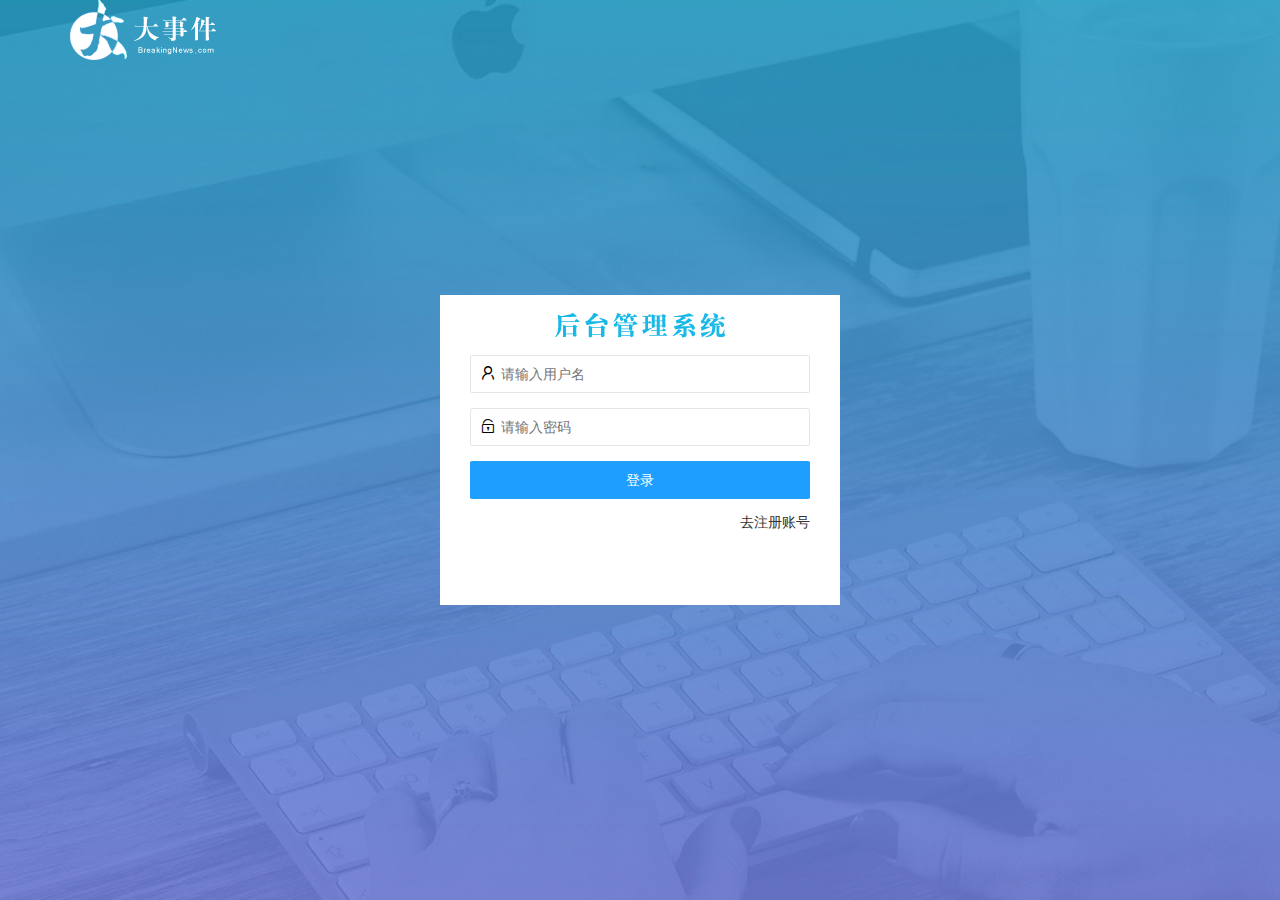
<file: login.html>
<!DOCTYPE html>
<html lang="en">
<head>
    <meta charset="UTF-8">
    <meta http-equiv="X-UA-Compatible" content="IE=edge">
    <meta name="viewport" content="width=device-width, initial-scale=1.0">
    <title>Document</title>
    <!-- 导入layUI样式 -->
    <link rel="stylesheet" href="./assets/lib/layui/css/layui.css">
    <link rel="stylesheet" href="./assets/css/login.css">
</head>
<body>
    <!-- logo模块 --> 
    <div class="layui-main logo">
        <img src="./assets/images/logo.png" alt="">
    </div>

    <!-- 登录注册模块 -->
    <div class="loginregbox">
        <div class="title-box"></div>
        <!-- 登录 -->
        <div class="login-box">
            <form class="layui-form" id="form-login">
                <!-- 用户名 -->
                <div class="layui-form-item">
                    <!-- 图标 -->
                    <i class="layui-icon layui-icon-username"></i> 
                    <input type="text" name="username" required  lay-verify="required" placeholder="请输入用户名" autocomplete="off" class="layui-input">
                </div>
                <!-- 密码 -->
                <div class="layui-form-item">
                    <!-- 图标 -->
                    <i class="layui-icon layui-icon-password"></i>
                    <input type="password" name="password" required  lay-verify="required|pwd" placeholder="请输入密码" autocomplete="off" class="layui-input">
                </div>
                <!-- 提交 -->
                <div class="layui-form-item">       
                    <button class="layui-btn layui-btn-fluid layui-btn-normal" lay-submit lay-filter="formDemo">登录</button>
                </div>
                <div class="layui-form-item">
                    <a href="javascript:;" id="link-reg">去注册账号</a>
                </div>
            </form>
            
        </div>

        <!-- 注册 -->
        <div class="reg-box">
            <form class="layui-form" id="form-reg">
                <!-- 用户名 -->
                <div class="layui-form-item">
                    <!-- 图标 -->
                    <i class="layui-icon layui-icon-username"></i> 
                    <input type="text" name="username" required  lay-verify="required" placeholder="请输入用户名" autocomplete="off" class="layui-input">
                </div>
                <!-- 密码 -->
                <div class="layui-form-item">
                    <!-- 图标 -->
                    <i class="layui-icon layui-icon-password"></i>
                    <input type="password" name="password" required  lay-verify="required|pwd" placeholder="请输入密码" autocomplete="off" class="layui-input">
                </div>

                <!-- 再次确认密码 -->
                <div class="layui-form-item">
                    <!-- 图标 -->
                    <i class="layui-icon layui-icon-password"></i>
                    <input type="password" name="repassword" required  lay-verify="required|pwd|repwd" placeholder="请再次确认密码" autocomplete="off" class="layui-input">
                </div>

                <!-- 提交 -->
                <div class="layui-form-item">       
                    <button class="layui-btn layui-btn-fluid layui-btn-normal" lay-submit>注册</button>
                </div>
                <div class="layui-form-item">
                    <a href="javascript:;" id="link-login">去登陆</a>
                </div>
            </form>
        </div>
    </div>
    <!-- 导入Layui的JS文件 -->
    <script src="/assets/lib/layui/layui.all.js"></script>
    <script src="/assets/lib/jquery.js"></script>
    <!-- 导入baseAPI -->
    <script src="/assets/js/baseAPI.js"></script>
    <script src="/assets/js/login.js"></script>
    
    
</body>
</html>
</file>
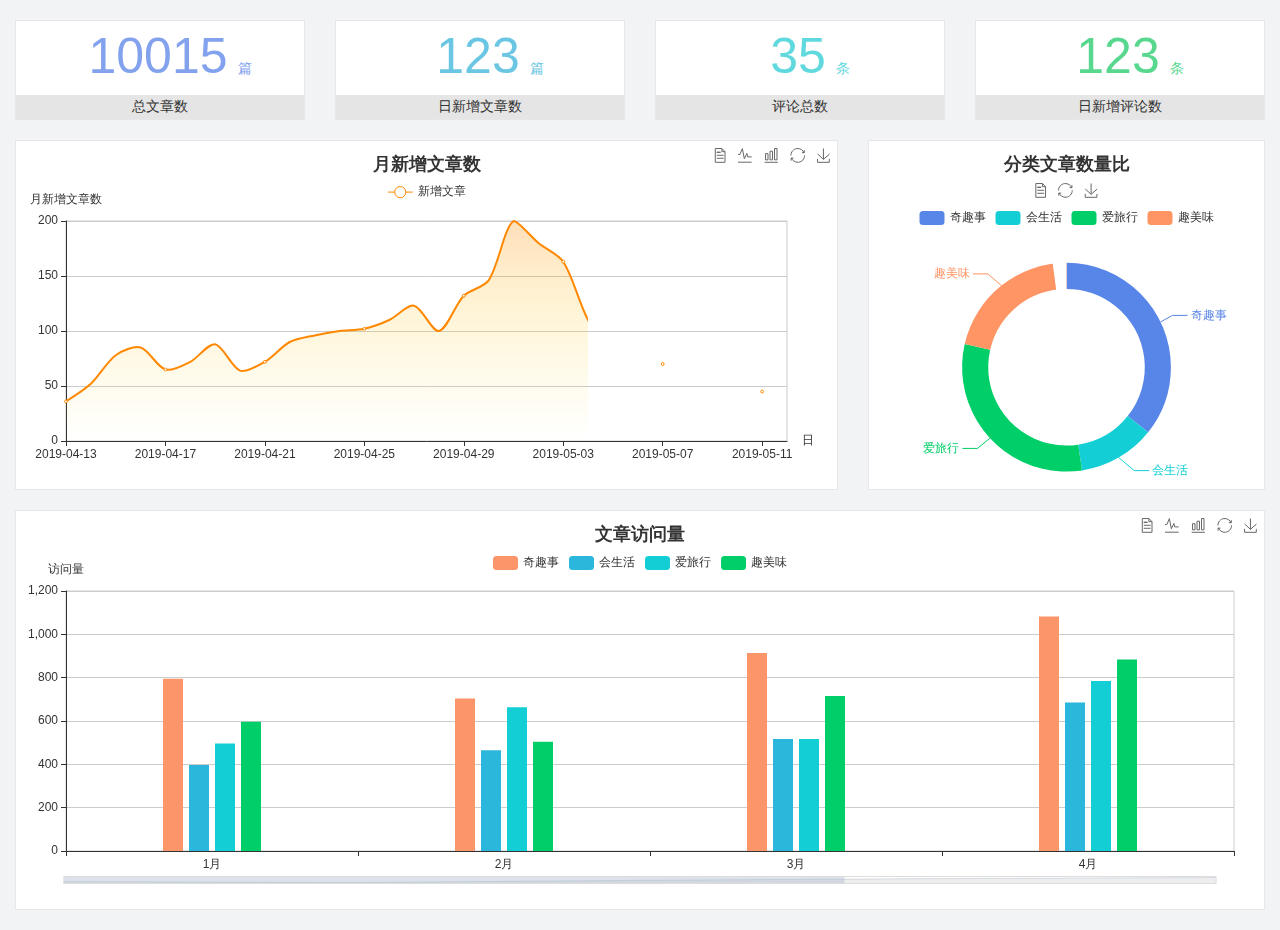
<file: home/dashboard.html>
<!DOCTYPE html>
<html lang="en">

<head>
  <meta charset="UTF-8">
  <meta name="viewport" content="width=device-width, initial-scale=1.0">
  <meta http-equiv="X-UA-Compatible" content="ie=edge">
  <title>图表统计</title>
  <link rel="stylesheet" href="../../assets/lib/bootstrap.css" />
  <link rel="stylesheet" href="../../assets/lib/main.css" />
  <script src="../../assets/lib/jquery.js"></script>
  <script type="text/javascript" src="../../assets/lib/echarts.min.js"></script>
</head>

<body>
  <div class="container-fluid">
    <div class="row spannel_list">
      <div class="col-sm-3 col-xs-6">
        <div class="spannel">
          <em>10015</em><span>篇</span>
          <b>总文章数</b>
        </div>
      </div>
      <div class="col-sm-3 col-xs-6">
        <div class="spannel scolor01">
          <em>123</em><span>篇</span>
          <b>日新增文章数</b>
        </div>
      </div>
      <div class="col-sm-3 col-xs-6">
        <div class="spannel scolor02">
          <em>35</em><span>条</span>
          <b>评论总数</b>
        </div>
      </div>
      <div class="col-sm-3 col-xs-6">
        <div class="spannel scolor03">
          <em>123</em><span>条</span>
          <b>日新增评论数</b>
        </div>
      </div>
    </div>
  </div>

  <div class="container-fluid">
    <div class="row curve-pie">
      <div class="col-lg-8 col-md-8">
        <div class="gragh_pannel" id="curve_show"></div>
      </div>
      <div class="col-lg-4 col-md-4">
        <div class="gragh_pannel" id="pie_show"></div>
      </div>
    </div>
  </div>

  <div class="container-fluid">
    <div class="column_pannel" id="column_show"></div>
  </div>

  <script>
    var oChart = echarts.init(document.getElementById('curve_show'));
    var aList_all = [
      { 'count': 36, 'date': '2019-04-13' },
      { 'count': 52, 'date': '2019-04-14' },
      { 'count': 78, 'date': '2019-04-15' },
      { 'count': 85, 'date': '2019-04-16' },
      { 'count': 65, 'date': '2019-04-17' },
      { 'count': 72, 'date': '2019-04-18' },
      { 'count': 88, 'date': '2019-04-19' },
      { 'count': 64, 'date': '2019-04-20' },
      { 'count': 72, 'date': '2019-04-21' },
      { 'count': 90, 'date': '2019-04-22' },
      { 'count': 96, 'date': '2019-04-23' },
      { 'count': 100, 'date': '2019-04-24' },
      { 'count': 102, 'date': '2019-04-25' },
      { 'count': 110, 'date': '2019-04-26' },
      { 'count': 123, 'date': '2019-04-27' },
      { 'count': 100, 'date': '2019-04-28' },
      { 'count': 132, 'date': '2019-04-29' },
      { 'count': 146, 'date': '2019-04-30' },
      { 'count': 200, 'date': '2019-05-01' },
      { 'count': 180, 'date': '2019-05-02' },
      { 'count': 163, 'date': '2019-05-03' },
      { 'count': 110, 'date': '2019-05-04' },
      { 'count': 80, 'date': '2019-05-05' },
      { 'count': 82, 'date': '2019-05-06' },
      { 'count': 70, 'date': '2019-05-07' },
      { 'count': 65, 'date': '2019-05-08' },
      { 'count': 54, 'date': '2019-05-09' },
      { 'count': 40, 'date': '2019-05-10' },
      { 'count': 45, 'date': '2019-05-11' },
      { 'count': 38, 'date': '2019-05-12' },
    ];

    let aCount = [];
    let aDate = [];

    for (var i = 0; i < aList_all.length; i++) {
      aCount.push(aList_all[i].count);
      aDate.push(aList_all[i].date);
    }

    var chartopt = {
      title: {
        text: '月新增文章数',
        left: 'center',
        top: '10'
      },
      tooltip: {
        trigger: 'axis'
      },
      legend: {
        data: ['新增文章'],
        top: '40'
      },
      toolbox: {
        show: true,
        feature: {
          mark: { show: true },
          dataView: { show: true, readOnly: false },
          magicType: { show: true, type: ['line', 'bar'] },
          restore: { show: true },
          saveAsImage: { show: true }
        }
      },
      calculable: true,
      xAxis: [
        {
          name: '日',
          type: 'category',
          boundaryGap: false,
          data: aDate
        }
      ],
      yAxis: [
        {
          name: '月新增文章数',
          type: 'value'
        }
      ],
      series: [
        {
          name: '新增文章',
          type: 'line',
          smooth: true,
          itemStyle: { normal: { areaStyle: { type: 'default' }, color: '#f80' }, lineStyle: { color: '#f80' } },
          data: aCount
        }],
      areaStyle: {
        normal: {
          color: new echarts.graphic.LinearGradient(0, 0, 0, 1, [{
            offset: 0,
            color: 'rgba(255,136,0,0.39)'
          }, {
            offset: .34,
            color: 'rgba(255,180,0,0.25)'
          }, {
            offset: 1,
            color: 'rgba(255,222,0,0.00)'
          }])

        }
      },
      grid: {
        show: true,
        x: 50,
        x2: 50,
        y: 80,
        height: 220
      }
    };

    oChart.setOption(chartopt);


    var oPie = echarts.init(document.getElementById('pie_show'));
    var oPieopt =
    {
      title: {
        top: 10,
        text: '分类文章数量比',
        x: 'center'
      },
      tooltip: {
        trigger: 'item',
        formatter: "{a} <br/>{b} : {c} ({d}%)"
      },
      color: ['#5885e8', '#13cfd5', '#00ce68', '#ff9565'],
      legend: {
        x: 'center',
        top: 65,
        data: ['奇趣事', '会生活', '爱旅行', '趣美味']
      },
      toolbox: {
        show: true,
        x: 'center',
        top: 35,
        feature: {
          mark: { show: true },
          dataView: { show: true, readOnly: false },
          magicType: {
            show: true,
            type: ['pie', 'funnel'],
            option: {
              funnel: {
                x: '25%',
                width: '50%',
                funnelAlign: 'left',
                max: 1548
              }
            }
          },
          restore: { show: true },
          saveAsImage: { show: true }
        }
      },
      calculable: true,
      series: [
        {
          name: '访问来源',
          type: 'pie',
          radius: ['45%', '60%'],
          center: ['50%', '65%'],
          data: [
            { value: 300, name: '奇趣事' },
            { value: 100, name: '会生活' },
            { value: 260, name: '爱旅行' },
            { value: 180, name: '趣美味' }
          ]
        }
      ]
    };
    oPie.setOption(oPieopt);



    var oColumn = this.echarts.init(document.getElementById('column_show'));
    var oColumnopt =
    {
      title: {
        text: '文章访问量',
        left: 'center',
        top: '10'
      },
      tooltip: {
        trigger: 'axis'
      },
      legend: {
        data: ['奇趣事', '会生活', '爱旅行', '趣美味'],
        top: '40'
      },
      toolbox: {
        show: true,
        feature: {
          mark: { show: true },
          dataView: { show: true, readOnly: false },
          magicType: { show: true, type: ['line', 'bar'] },
          restore: { show: true },
          saveAsImage: { show: true }
        }
      },
      calculable: true,
      xAxis: [
        {
          type: 'category',
          data: ['1月', '2月', '3月', '4月', '5月']
        }
      ],
      yAxis: [
        {
          name: '访问量',
          type: 'value'
        }
      ],
      series: [
        {
          name: '奇趣事',
          type: 'bar',
          barWidth: 20,
          itemStyle: {
            normal: { areaStyle: { type: 'default' }, color: '#fd956a' }
          },
          data: [800, 708, 920, 1090, 1200]
        },
        {
          name: '会生活',
          type: 'bar',
          barWidth: 20,
          itemStyle: {
            normal: { areaStyle: { type: 'default' }, color: '#2bb6db' }
          },
          data: [400, 468, 520, 690, 800]
        },
        {
          name: '爱旅行',
          type: 'bar',
          barWidth: 20,
          itemStyle: {
            normal: { areaStyle: { type: 'default' }, color: '#13cfd5' }
          },
          data: [500, 668, 520, 790, 900]
        },
        {
          name: '趣美味',
          type: 'bar',
          barWidth: 20,
          itemStyle: {
            normal: { areaStyle: { type: 'default' }, color: '#00ce68' }
          },
          data: [600, 508, 720, 890, 1000]
        }
      ],
      grid: {
        show: true,
        x: 50,
        x2: 30,
        y: 80,
        height: 260
      },
      dataZoom: [//给x轴设置滚动条
        {
          start: 0,//默认为0
          end: 100 - 1000 / 31,//默认为100
          type: 'slider',
          show: true,
          xAxisIndex: [0],
          handleSize: 0,//滑动条的 左右2个滑动条的大小
          height: 8,//组件高度
          left: 45, //左边的距离
          right: 50,//右边的距离
          bottom: 26,//右边的距离
          handleColor: '#ddd',//h滑动图标的颜色
          handleStyle: {
            borderColor: "#cacaca",
            borderWidth: "1",
            shadowBlur: 2,
            background: "#ddd",
            shadowColor: "#ddd",
          }
        }]
    };
    oColumn.setOption(oColumnopt);
  </script>
</body>

</html>
</file>
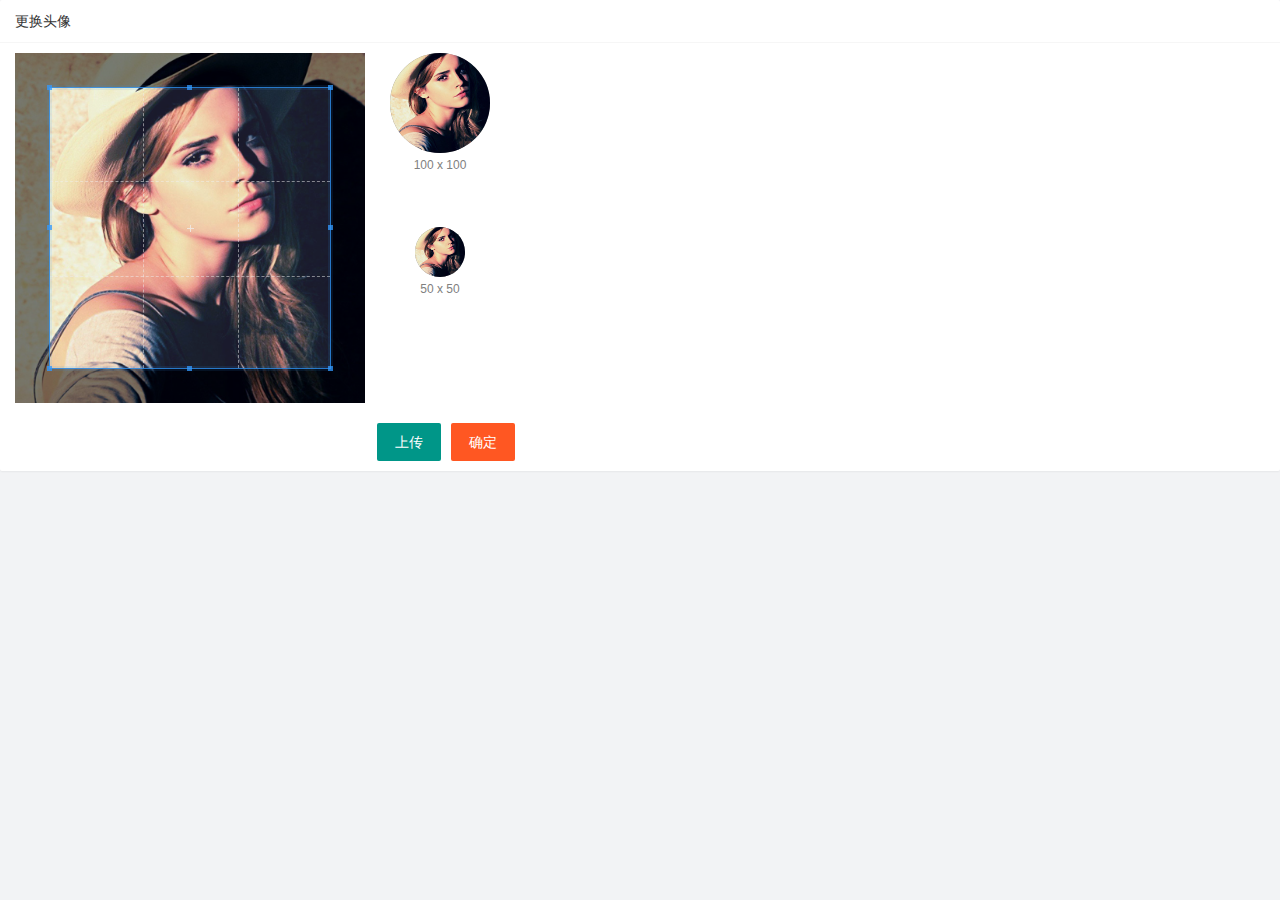
<file: user/user_avater.html>
<!DOCTYPE html>
<html lang="en">

<head>
    <meta charset="UTF-8">
    <meta http-equiv="X-UA-Compatible" content="IE=edge">
    <meta name="viewport" content="width=device-width, initial-scale=1.0">
    <title>Document</title>
    <link rel="stylesheet" href="/assets/css/user/user_avater.css">
    <!-- 导入layui的样式 -->
    <link rel="stylesheet" href="/assets/lib/layui/css/layui.css">
    <!-- 导入 cropper.css 样式表： -->
    <link rel="stylesheet" href="/assets/lib/cropper/cropper.css" />
</head>

<body>
    <!-- 卡片区域 -->
    <div class="layui-card">
        <div class="layui-card-header">更换头像</div>
        <div class="layui-card-body">
            <!-- 第一行的图片裁剪和预览区域 -->
            <div class="row1">
                <!-- 图片裁剪区域 -->
                <div class="cropper-box">
                    <!-- 这个 img 标签很重要，将来会把它初始化为裁剪区域 -->
                    <img id="image" src="/assets/images/sample.jpg" />
                </div>
                <!-- 图片的预览区域 -->
                <div class="preview-box">
                    <div>
                        <!-- 宽高为 100px 的预览区域 -->
                        <div class="img-preview w100"></div>
                        <p class="size">100 x 100</p>
                    </div>
                    <div>
                        <!-- 宽高为 50px 的预览区域 -->
                        <div class="img-preview w50"></div>
                        <p class="size">50 x 50</p>
                    </div>
                </div>
            </div>

            <!-- 第二行的按钮区域 -->
            <div class="row2">
                <!--通过accept属性，可以指定，允许用户选择什么类型的文件-->
                <input type="file" id="file" accept="image/png,image/jpeg" />
                <button type="button" class="layui-btn" id="btnChooseImage">上传</button>
                <button type="button" class="layui-btn layui-btn-danger" id="btnUpload">确定</button>
            </div>
        </div>
    </div>


    <!-- 导入layui的js -->
    <script src="/assets/lib/layui/layui.all.js"></script>
    <script src="/assets/lib/jquery.js"></script>
    <script src="/assets/lib/cropper/Cropper.js"></script>
    <script src="/assets/lib/cropper/jquery-cropper.js"></script>
    <script src="/assets/js/user/user_avater.js"></script>
    <script src="/assets/js/baseAPI.js"></script>
</body>

</html>
</file>
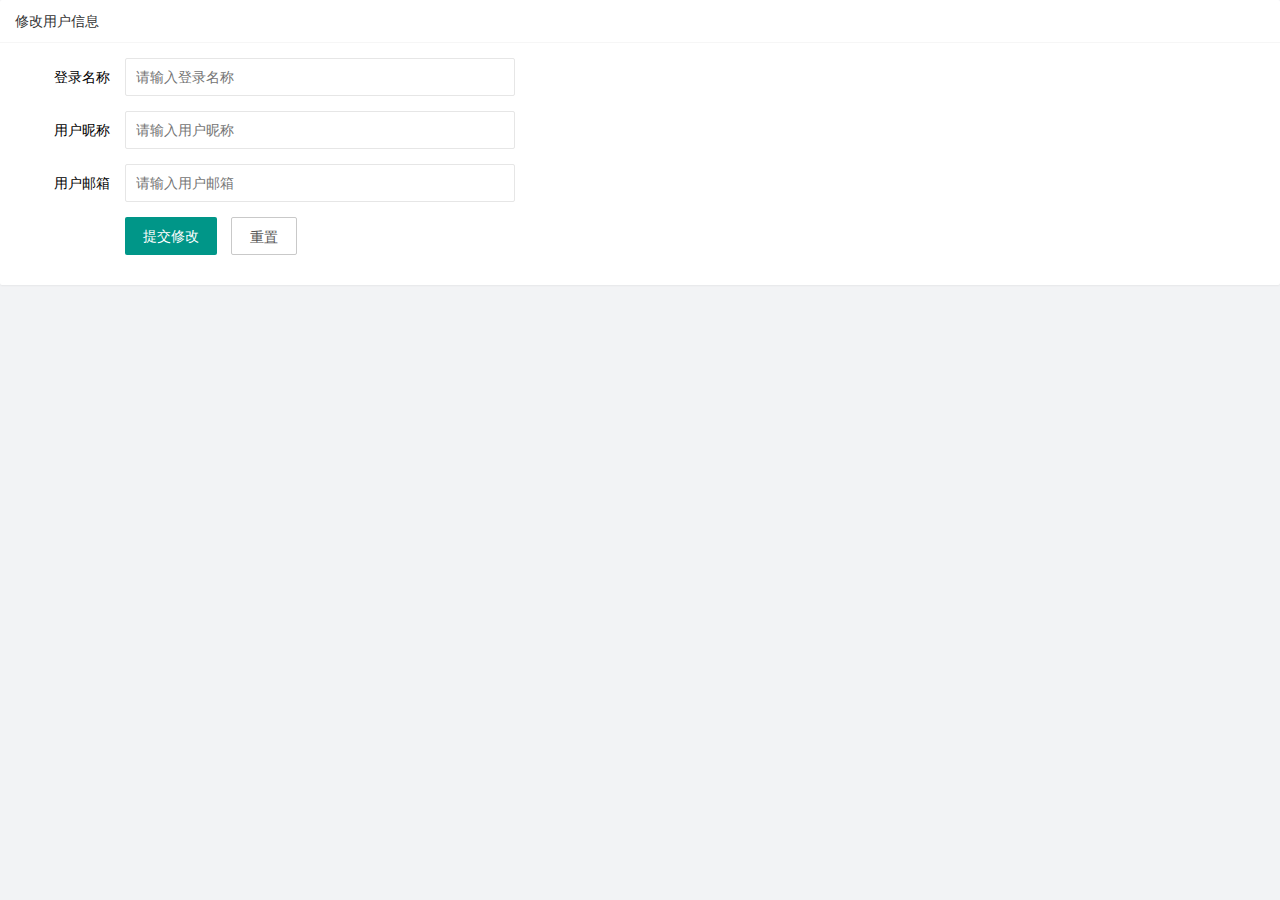
<file: user/user_info.html>
<!DOCTYPE html>
<html lang="en">
<head>
    <meta charset="UTF-8">
    <meta http-equiv="X-UA-Compatible" content="IE=edge">
    <meta name="viewport" content="width=device-width, initial-scale=1.0">
    <title>Document</title>
    <link rel="stylesheet" href="/assets/css/user/user_info.css">
    <!-- 导入layui的样式 -->
    <link rel="stylesheet" href="/assets/lib/layui/css/layui.css">
</head>
<body>
    <div class="layui-card">
        <div class="layui-card-header">修改用户信息</div>
        <div class="layui-card-body">
            <!-- form表单区域 -->
            <form class="layui-form" lay-filter="formUserInfo">
                <!--这是隐藏域-->
                <input type="hidden" name="id" />

                <div class="layui-form-item">
                    <label class="layui-form-label">登录名称</label>
                    <div class="layui-input-block">
                      <input type="text" name="username" required  lay-verify="required" placeholder="请输入登录名称" autocomplete="off" class="layui-input" readonly>
                    </div>
                </div>
                <div class="layui-form-item">
                    <label class="layui-form-label">用户昵称</label>
                    <div class="layui-input-block">
                      <input type="text" name="nickname" required  lay-verify="required|nikename" placeholder="请输入用户昵称" autocomplete="off" class="layui-input">
                    </div>
                </div>
                <div class="layui-form-item">
                    <label class="layui-form-label">用户邮箱</label>
                    <div class="layui-input-block">
                      <input type="text" name="email" required  lay-verify="required|email" placeholder="请输入用户邮箱" autocomplete="off" class="layui-input">
                    </div>
                </div>
                <div class="layui-form-item">
                    <div class="layui-input-block">
                        <button class="layui-btn" lay-submit lay-filter="formDemo">提交修改</button>
                        <button type="reset" class="layui-btn layui-btn-primary" id="btnReset">重置</button>
                    </div>
                </div>
            </form>
        </div>
      </div>
      <!-- 导入layui的js -->
      <script src="/assets/lib/layui/layui.all.js"></script>
      <script src="/assets/lib/jquery.js"></script>
      <script src="/assets/js/user/user_info.js"></script>
      <script src="/assets/js/baseAPI.js"></script>
</body>
</html>
</file>
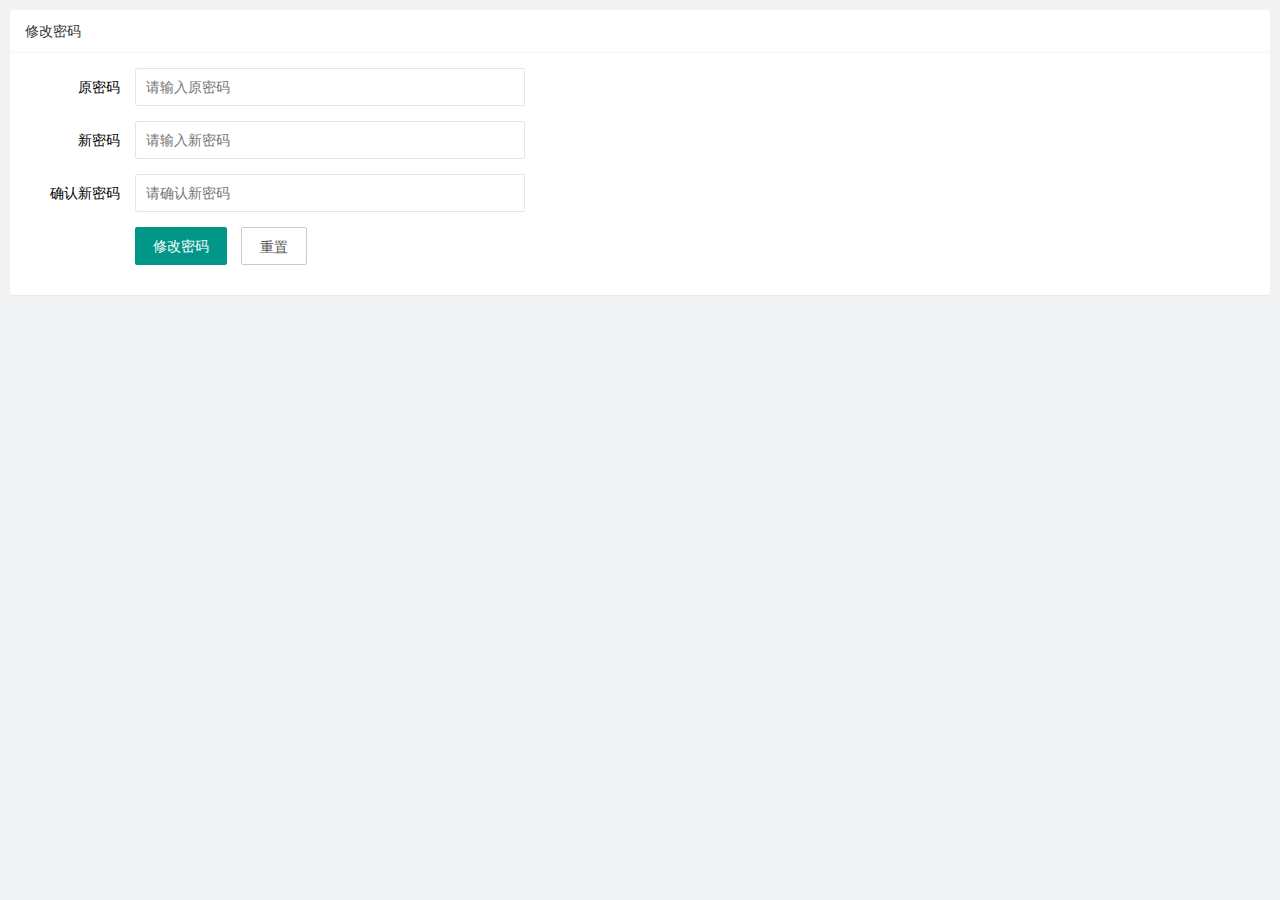
<file: user/user_pwd.html>
<!DOCTYPE html>
<html lang="en">
<head>
    <meta charset="UTF-8">
    <meta http-equiv="X-UA-Compatible" content="IE=edge">
    <meta name="viewport" content="width=device-width, initial-scale=1.0">
    <title>Document</title>
    <link rel="stylesheet" href="/assets/lib/layui/css/layui.css">
    <link rel="stylesheet" href="/assets/css/user/user_pwd.css">
</head>
<body>
    <div class="layui-card">
        <div class="layui-card-header">修改密码</div>
        <div class="layui-card-body">
            <!-- form表单区域 -->
            <form class="layui-form" lay-filter="formUserInfo">
                <div class="layui-form-item">
                    <label class="layui-form-label">原密码</label>
                    <div class="layui-input-block">
                      <input type="password" name="oldPwd" required  lay-verify="required|pwd" placeholder="请输入原密码" autocomplete="off" class="layui-input">
                    </div>
                </div>
                <div class="layui-form-item">
                    <label class="layui-form-label">新密码</label>
                    <div class="layui-input-block">
                      <input type="password" name="newPwd" required  lay-verify="required|pwd|samepwd" placeholder="请输入新密码" autocomplete="off"                class="layui-input">
                    </div>
                </div>
                <div class="layui-form-item">
                    <label class="layui-form-label">确认新密码</label>
                    <div class="layui-input-block">
                      <input type="password" name="repwd" required  lay-verify="required|pwd|repwd" placeholder="请确认新密码" autocomplete="off" class="layui-input">
                    </div>
                </div>
                <div class="layui-form-item">
                    <div class="layui-input-block">
                        <button class="layui-btn" lay-submit lay-filter="formDemo">修改密码</button>
                        <button type="reset" class="layui-btn layui-btn-primary" id="btnReset">重置</button>
                    </div>
                </div>
            </form>
        </div>
      </div>
      <!-- 导入layui的js -->
      <script src="/assets/lib/layui/layui.all.js"></script>
      <script src="/assets/lib/jquery.js"></script>
      <script src="/assets/js/user/user_pwd.js"></script>
      <script src="/assets/js/baseAPI.js"></script>
</body>
</html>
</file>
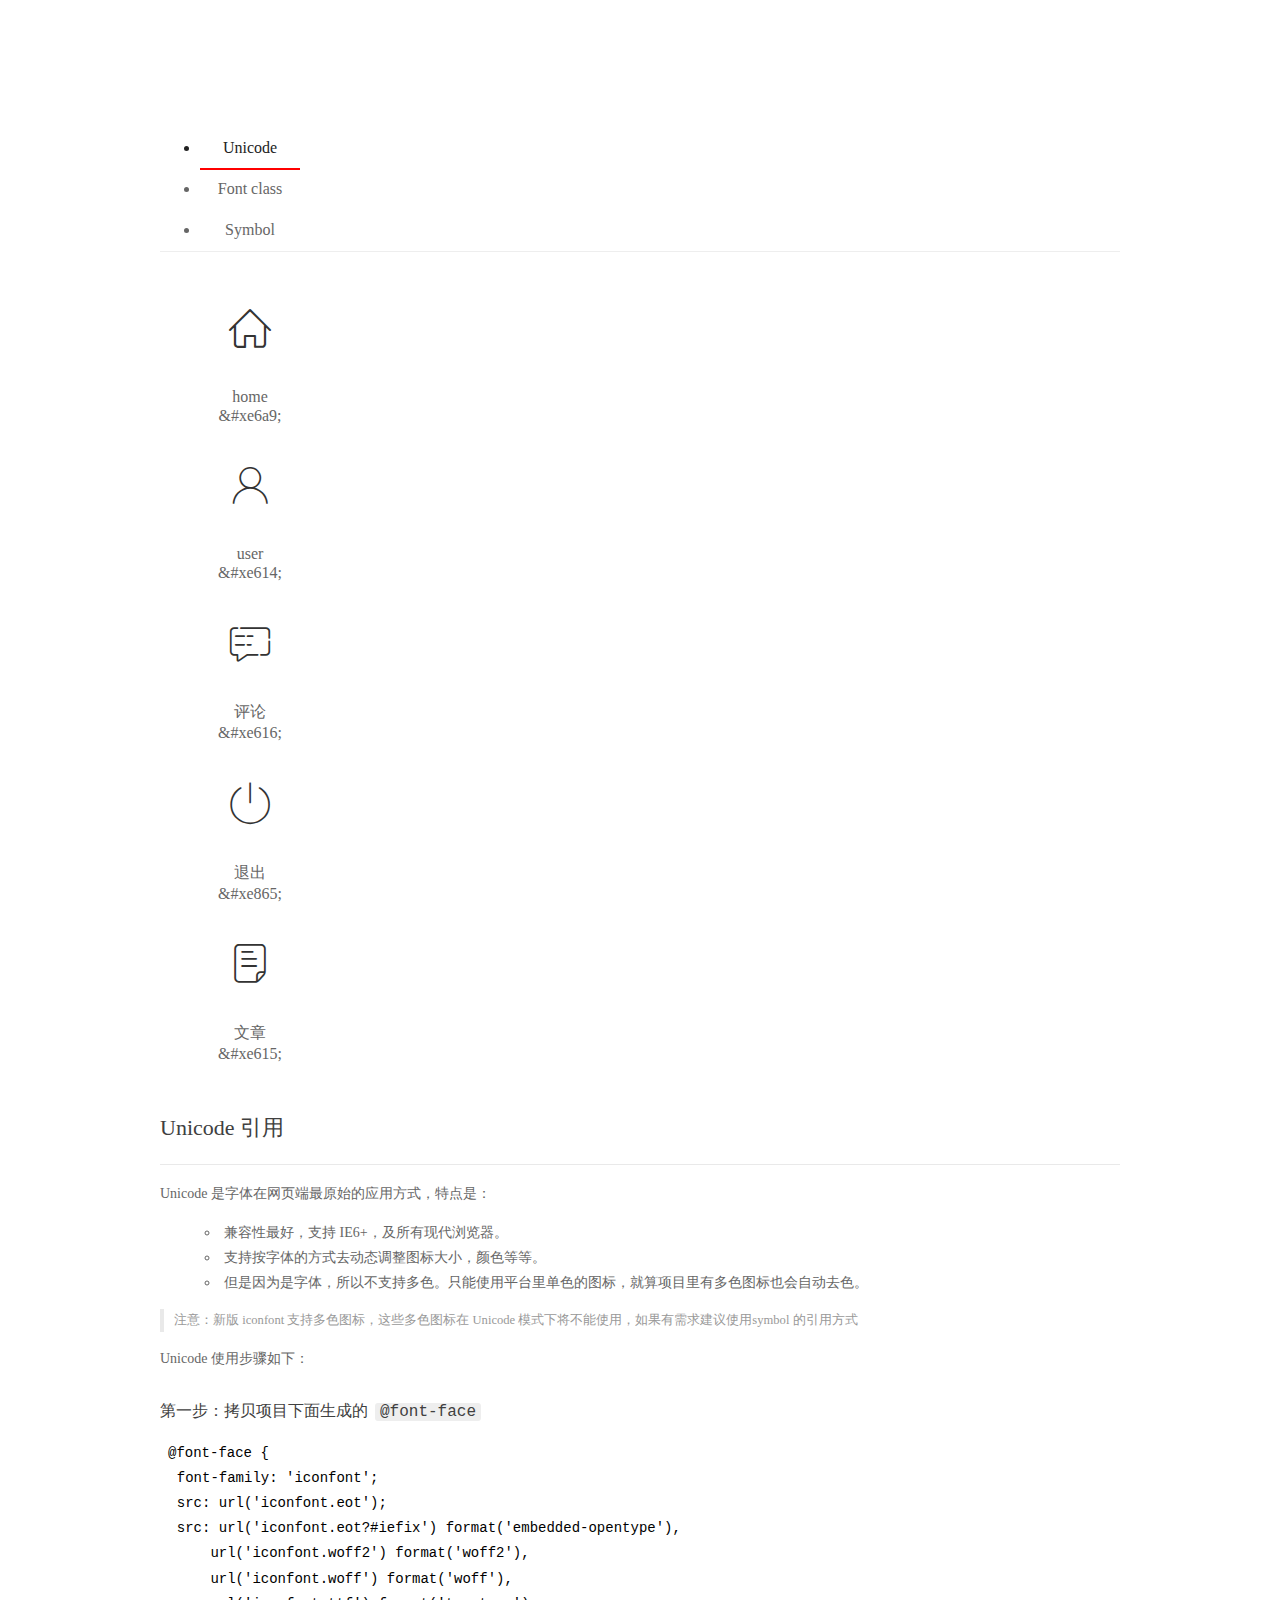
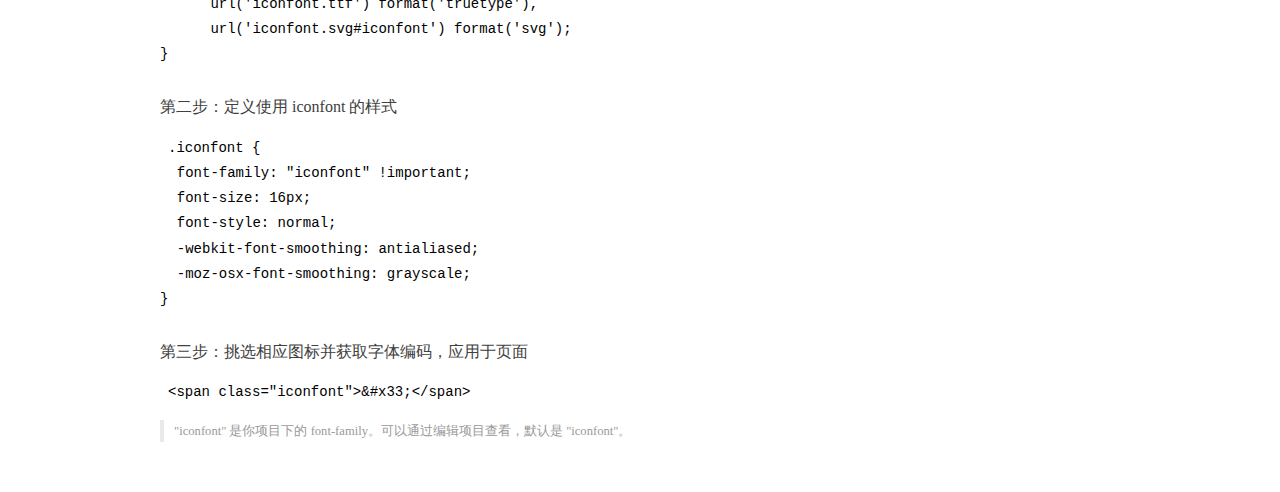
<file: assets/fonts/demo_index.html>
<!DOCTYPE html>
<html>
<head>
  <meta charset="utf-8"/>
  <title>IconFont Demo</title>
  <link rel="shortcut icon" href="https://gtms04.alicdn.com/tps/i4/TB1_oz6GVXXXXaFXpXXJDFnIXXX-64-64.ico" type="image/x-icon"/>
  <link rel="stylesheet" href="https://g.alicdn.com/thx/cube/1.3.2/cube.min.css">
  <link rel="stylesheet" href="demo.css">
  <link rel="stylesheet" href="iconfont.css">
  <script src="iconfont.js"></script>
  <!-- jQuery -->
  <script src="https://a1.alicdn.com/oss/uploads/2018/12/26/7bfddb60-08e8-11e9-9b04-53e73bb6408b.js"></script>
  <!-- 代码高亮 -->
  <script src="https://a1.alicdn.com/oss/uploads/2018/12/26/a3f714d0-08e6-11e9-8a15-ebf944d7534c.js"></script>
</head>
<body>
  <div class="main">
    <h1 class="logo"><a href="https://www.iconfont.cn/" title="iconfont 首页" target="_blank">&#xe86b;</a></h1>
    <div class="nav-tabs">
      <ul id="tabs" class="dib-box">
        <li class="dib active"><span>Unicode</span></li>
        <li class="dib"><span>Font class</span></li>
        <li class="dib"><span>Symbol</span></li>
      </ul>
      
    </div>
    <div class="tab-container">
      <div class="content unicode" style="display: block;">
          <ul class="icon_lists dib-box">
          
            <li class="dib">
              <span class="icon iconfont">&#xe6a9;</span>
                <div class="name">home</div>
                <div class="code-name">&amp;#xe6a9;</div>
              </li>
          
            <li class="dib">
              <span class="icon iconfont">&#xe614;</span>
                <div class="name">user</div>
                <div class="code-name">&amp;#xe614;</div>
              </li>
          
            <li class="dib">
              <span class="icon iconfont">&#xe616;</span>
                <div class="name">评论</div>
                <div class="code-name">&amp;#xe616;</div>
              </li>
          
            <li class="dib">
              <span class="icon iconfont">&#xe865;</span>
                <div class="name">退出</div>
                <div class="code-name">&amp;#xe865;</div>
              </li>
          
            <li class="dib">
              <span class="icon iconfont">&#xe615;</span>
                <div class="name">文章</div>
                <div class="code-name">&amp;#xe615;</div>
              </li>
          
          </ul>
          <div class="article markdown">
          <h2 id="unicode-">Unicode 引用</h2>
          <hr>

          <p>Unicode 是字体在网页端最原始的应用方式，特点是：</p>
          <ul>
            <li>兼容性最好，支持 IE6+，及所有现代浏览器。</li>
            <li>支持按字体的方式去动态调整图标大小，颜色等等。</li>
            <li>但是因为是字体，所以不支持多色。只能使用平台里单色的图标，就算项目里有多色图标也会自动去色。</li>
          </ul>
          <blockquote>
            <p>注意：新版 iconfont 支持多色图标，这些多色图标在 Unicode 模式下将不能使用，如果有需求建议使用symbol 的引用方式</p>
          </blockquote>
          <p>Unicode 使用步骤如下：</p>
          <h3 id="-font-face">第一步：拷贝项目下面生成的 <code>@font-face</code></h3>
<pre><code class="language-css"
>@font-face {
  font-family: 'iconfont';
  src: url('iconfont.eot');
  src: url('iconfont.eot?#iefix') format('embedded-opentype'),
      url('iconfont.woff2') format('woff2'),
      url('iconfont.woff') format('woff'),
      url('iconfont.ttf') format('truetype'),
      url('iconfont.svg#iconfont') format('svg');
}
</code></pre>
          <h3 id="-iconfont-">第二步：定义使用 iconfont 的样式</h3>
<pre><code class="language-css"
>.iconfont {
  font-family: "iconfont" !important;
  font-size: 16px;
  font-style: normal;
  -webkit-font-smoothing: antialiased;
  -moz-osx-font-smoothing: grayscale;
}
</code></pre>
          <h3 id="-">第三步：挑选相应图标并获取字体编码，应用于页面</h3>
<pre>
<code class="language-html"
>&lt;span class="iconfont"&gt;&amp;#x33;&lt;/span&gt;
</code></pre>
          <blockquote>
            <p>"iconfont" 是你项目下的 font-family。可以通过编辑项目查看，默认是 "iconfont"。</p>
          </blockquote>
          </div>
      </div>
      <div class="content font-class">
        <ul class="icon_lists dib-box">
          
          <li class="dib">
            <span class="icon iconfont icon-home"></span>
            <div class="name">
              home
            </div>
            <div class="code-name">.icon-home
            </div>
          </li>
          
          <li class="dib">
            <span class="icon iconfont icon-user"></span>
            <div class="name">
              user
            </div>
            <div class="code-name">.icon-user
            </div>
          </li>
          
          <li class="dib">
            <span class="icon iconfont icon-pinglun"></span>
            <div class="name">
              评论
            </div>
            <div class="code-name">.icon-pinglun
            </div>
          </li>
          
          <li class="dib">
            <span class="icon iconfont icon-tuichu"></span>
            <div class="name">
              退出
            </div>
            <div class="code-name">.icon-tuichu
            </div>
          </li>
          
          <li class="dib">
            <span class="icon iconfont icon-16"></span>
            <div class="name">
              文章
            </div>
            <div class="code-name">.icon-16
            </div>
          </li>
          
        </ul>
        <div class="article markdown">
        <h2 id="font-class-">font-class 引用</h2>
        <hr>

        <p>font-class 是 Unicode 使用方式的一种变种，主要是解决 Unicode 书写不直观，语意不明确的问题。</p>
        <p>与 Unicode 使用方式相比，具有如下特点：</p>
        <ul>
          <li>兼容性良好，支持 IE8+，及所有现代浏览器。</li>
          <li>相比于 Unicode 语意明确，书写更直观。可以很容易分辨这个 icon 是什么。</li>
          <li>因为使用 class 来定义图标，所以当要替换图标时，只需要修改 class 里面的 Unicode 引用。</li>
          <li>不过因为本质上还是使用的字体，所以多色图标还是不支持的。</li>
        </ul>
        <p>使用步骤如下：</p>
        <h3 id="-fontclass-">第一步：引入项目下面生成的 fontclass 代码：</h3>
<pre><code class="language-html">&lt;link rel="stylesheet" href="./iconfont.css"&gt;
</code></pre>
        <h3 id="-">第二步：挑选相应图标并获取类名，应用于页面：</h3>
<pre><code class="language-html">&lt;span class="iconfont icon-xxx"&gt;&lt;/span&gt;
</code></pre>
        <blockquote>
          <p>"
            iconfont" 是你项目下的 font-family。可以通过编辑项目查看，默认是 "iconfont"。</p>
        </blockquote>
      </div>
      </div>
      <div class="content symbol">
          <ul class="icon_lists dib-box">
          
            <li class="dib">
                <svg class="icon svg-icon" aria-hidden="true">
                  <use xlink:href="#icon-home"></use>
                </svg>
                <div class="name">home</div>
                <div class="code-name">#icon-home</div>
            </li>
          
            <li class="dib">
                <svg class="icon svg-icon" aria-hidden="true">
                  <use xlink:href="#icon-user"></use>
                </svg>
                <div class="name">user</div>
                <div class="code-name">#icon-user</div>
            </li>
          
            <li class="dib">
                <svg class="icon svg-icon" aria-hidden="true">
                  <use xlink:href="#icon-pinglun"></use>
                </svg>
                <div class="name">评论</div>
                <div class="code-name">#icon-pinglun</div>
            </li>
          
            <li class="dib">
                <svg class="icon svg-icon" aria-hidden="true">
                  <use xlink:href="#icon-tuichu"></use>
                </svg>
                <div class="name">退出</div>
                <div class="code-name">#icon-tuichu</div>
            </li>
          
            <li class="dib">
                <svg class="icon svg-icon" aria-hidden="true">
                  <use xlink:href="#icon-16"></use>
                </svg>
                <div class="name">文章</div>
                <div class="code-name">#icon-16</div>
            </li>
          
          </ul>
          <div class="article markdown">
          <h2 id="symbol-">Symbol 引用</h2>
          <hr>

          <p>这是一种全新的使用方式，应该说这才是未来的主流，也是平台目前推荐的用法。相关介绍可以参考这篇<a href="">文章</a>
            这种用法其实是做了一个 SVG 的集合，与另外两种相比具有如下特点：</p>
          <ul>
            <li>支持多色图标了，不再受单色限制。</li>
            <li>通过一些技巧，支持像字体那样，通过 <code>font-size</code>, <code>color</code> 来调整样式。</li>
            <li>兼容性较差，支持 IE9+，及现代浏览器。</li>
            <li>浏览器渲染 SVG 的性能一般，还不如 png。</li>
          </ul>
          <p>使用步骤如下：</p>
          <h3 id="-symbol-">第一步：引入项目下面生成的 symbol 代码：</h3>
<pre><code class="language-html">&lt;script src="./iconfont.js"&gt;&lt;/script&gt;
</code></pre>
          <h3 id="-css-">第二步：加入通用 CSS 代码（引入一次就行）：</h3>
<pre><code class="language-html">&lt;style&gt;
.icon {
  width: 1em;
  height: 1em;
  vertical-align: -0.15em;
  fill: currentColor;
  overflow: hidden;
}
&lt;/style&gt;
</code></pre>
          <h3 id="-">第三步：挑选相应图标并获取类名，应用于页面：</h3>
<pre><code class="language-html">&lt;svg class="icon" aria-hidden="true"&gt;
  &lt;use xlink:href="#icon-xxx"&gt;&lt;/use&gt;
&lt;/svg&gt;
</code></pre>
          </div>
      </div>

    </div>
  </div>
  <script>
  $(document).ready(function () {
      $('.tab-container .content:first').show()

      $('#tabs li').click(function (e) {
        var tabContent = $('.tab-container .content')
        var index = $(this).index()

        if ($(this).hasClass('active')) {
          return
        } else {
          $('#tabs li').removeClass('active')
          $(this).addClass('active')

          tabContent.hide().eq(index).fadeIn()
        }
      })
    })
  </script>
</body>
</html>
</file>
<file: assets/lib/layui/css/layui.css>
/** layui-v2.5.5 MIT License By https://www.layui.com */
 .layui-inline,img{display:inline-block;vertical-align:middle}h1,h2,h3,h4,h5,h6{font-weight:400}.layui-edge,.layui-header,.layui-inline,.layui-main{position:relative}.layui-body,.layui-edge,.layui-elip{overflow:hidden}.layui-btn,.layui-edge,.layui-inline,img{vertical-align:middle}.layui-btn,.layui-disabled,.layui-icon,.layui-unselect{-moz-user-select:none;-webkit-user-select:none;-ms-user-select:none}.layui-elip,.layui-form-checkbox span,.layui-form-pane .layui-form-label{text-overflow:ellipsis;white-space:nowrap}.layui-breadcrumb,.layui-tree-btnGroup{visibility:hidden}blockquote,body,button,dd,div,dl,dt,form,h1,h2,h3,h4,h5,h6,input,li,ol,p,pre,td,textarea,th,ul{margin:0;padding:0;-webkit-tap-highlight-color:rgba(0,0,0,0)}a:active,a:hover{outline:0}img{border:none}li{list-style:none}table{border-collapse:collapse;border-spacing:0}h4,h5,h6{font-size:100%}button,input,optgroup,option,select,textarea{font-family:inherit;font-size:inherit;font-style:inherit;font-weight:inherit;outline:0}pre{white-space:pre-wrap;white-space:-moz-pre-wrap;white-space:-pre-wrap;white-space:-o-pre-wrap;word-wrap:break-word}body{line-height:24px;font:14px Helvetica Neue,Helvetica,PingFang SC,Tahoma,Arial,sans-serif}hr{height:1px;margin:10px 0;border:0;clear:both}a{color:#333;text-decoration:none}a:hover{color:#777}a cite{font-style:normal;*cursor:pointer}.layui-border-box,.layui-border-box *{box-sizing:border-box}.layui-box,.layui-box *{box-sizing:content-box}.layui-clear{clear:both;*zoom:1}.layui-clear:after{content:'\20';clear:both;*zoom:1;display:block;height:0}.layui-inline{*display:inline;*zoom:1}.layui-edge{display:inline-block;width:0;height:0;border-width:6px;border-style:dashed;border-color:transparent}.layui-edge-top{top:-4px;border-bottom-color:#999;border-bottom-style:solid}.layui-edge-right{border-left-color:#999;border-left-style:solid}.layui-edge-bottom{top:2px;border-top-color:#999;border-top-style:solid}.layui-edge-left{border-right-color:#999;border-right-style:solid}.layui-disabled,.layui-disabled:hover{color:#d2d2d2!important;cursor:not-allowed!important}.layui-circle{border-radius:100%}.layui-show{display:block!important}.layui-hide{display:none!important}@font-face{font-family:layui-icon;src:url(../font/iconfont.eot?v=250);src:url(../font/iconfont.eot?v=250#iefix) format('embedded-opentype'),url(../font/iconfont.woff2?v=250) format('woff2'),url(../font/iconfont.woff?v=250) format('woff'),url(../font/iconfont.ttf?v=250) format('truetype'),url(../font/iconfont.svg?v=250#layui-icon) format('svg')}.layui-icon{font-family:layui-icon!important;font-size:16px;font-style:normal;-webkit-font-smoothing:antialiased;-moz-osx-font-smoothing:grayscale}.layui-icon-reply-fill:before{content:"\e611"}.layui-icon-set-fill:before{content:"\e614"}.layui-icon-menu-fill:before{content:"\e60f"}.layui-icon-search:before{content:"\e615"}.layui-icon-share:before{content:"\e641"}.layui-icon-set-sm:before{content:"\e620"}.layui-icon-engine:before{content:"\e628"}.layui-icon-close:before{content:"\1006"}.layui-icon-close-fill:before{content:"\1007"}.layui-icon-chart-screen:before{content:"\e629"}.layui-icon-star:before{content:"\e600"}.layui-icon-circle-dot:before{content:"\e617"}.layui-icon-chat:before{content:"\e606"}.layui-icon-release:before{content:"\e609"}.layui-icon-list:before{content:"\e60a"}.layui-icon-chart:before{content:"\e62c"}.layui-icon-ok-circle:before{content:"\1005"}.layui-icon-layim-theme:before{content:"\e61b"}.layui-icon-table:before{content:"\e62d"}.layui-icon-right:before{content:"\e602"}.layui-icon-left:before{content:"\e603"}.layui-icon-cart-simple:before{content:"\e698"}.layui-icon-face-cry:before{content:"\e69c"}.layui-icon-face-smile:before{content:"\e6af"}.layui-icon-survey:before{content:"\e6b2"}.layui-icon-tree:before{content:"\e62e"}.layui-icon-upload-circle:before{content:"\e62f"}.layui-icon-add-circle:before{content:"\e61f"}.layui-icon-download-circle:before{content:"\e601"}.layui-icon-templeate-1:before{content:"\e630"}.layui-icon-util:before{content:"\e631"}.layui-icon-face-surprised:before{content:"\e664"}.layui-icon-edit:before{content:"\e642"}.layui-icon-speaker:before{content:"\e645"}.layui-icon-down:before{content:"\e61a"}.layui-icon-file:before{content:"\e621"}.layui-icon-layouts:before{content:"\e632"}.layui-icon-rate-half:before{content:"\e6c9"}.layui-icon-add-circle-fine:before{content:"\e608"}.layui-icon-prev-circle:before{content:"\e633"}.layui-icon-read:before{content:"\e705"}.layui-icon-404:before{content:"\e61c"}.layui-icon-carousel:before{content:"\e634"}.layui-icon-help:before{content:"\e607"}.layui-icon-code-circle:before{content:"\e635"}.layui-icon-water:before{content:"\e636"}.layui-icon-username:before{content:"\e66f"}.layui-icon-find-fill:before{content:"\e670"}.layui-icon-about:before{content:"\e60b"}.layui-icon-location:before{content:"\e715"}.layui-icon-up:before{content:"\e619"}.layui-icon-pause:before{content:"\e651"}.layui-icon-date:before{content:"\e637"}.layui-icon-layim-uploadfile:before{content:"\e61d"}.layui-icon-delete:before{content:"\e640"}.layui-icon-play:before{content:"\e652"}.layui-icon-top:before{content:"\e604"}.layui-icon-friends:before{content:"\e612"}.layui-icon-refresh-3:before{content:"\e9aa"}.layui-icon-ok:before{content:"\e605"}.layui-icon-layer:before{content:"\e638"}.layui-icon-face-smile-fine:before{content:"\e60c"}.layui-icon-dollar:before{content:"\e659"}.layui-icon-group:before{content:"\e613"}.layui-icon-layim-download:before{content:"\e61e"}.layui-icon-picture-fine:before{content:"\e60d"}.layui-icon-link:before{content:"\e64c"}.layui-icon-diamond:before{content:"\e735"}.layui-icon-log:before{content:"\e60e"}.layui-icon-rate-solid:before{content:"\e67a"}.layui-icon-fonts-del:before{content:"\e64f"}.layui-icon-unlink:before{content:"\e64d"}.layui-icon-fonts-clear:before{content:"\e639"}.layui-icon-triangle-r:before{content:"\e623"}.layui-icon-circle:before{content:"\e63f"}.layui-icon-radio:before{content:"\e643"}.layui-icon-align-center:before{content:"\e647"}.layui-icon-align-right:before{content:"\e648"}.layui-icon-align-left:before{content:"\e649"}.layui-icon-loading-1:before{content:"\e63e"}.layui-icon-return:before{content:"\e65c"}.layui-icon-fonts-strong:before{content:"\e62b"}.layui-icon-upload:before{content:"\e67c"}.layui-icon-dialogue:before{content:"\e63a"}.layui-icon-video:before{content:"\e6ed"}.layui-icon-headset:before{content:"\e6fc"}.layui-icon-cellphone-fine:before{content:"\e63b"}.layui-icon-add-1:before{content:"\e654"}.layui-icon-face-smile-b:before{content:"\e650"}.layui-icon-fonts-html:before{content:"\e64b"}.layui-icon-form:before{content:"\e63c"}.layui-icon-cart:before{content:"\e657"}.layui-icon-camera-fill:before{content:"\e65d"}.layui-icon-tabs:before{content:"\e62a"}.layui-icon-fonts-code:before{content:"\e64e"}.layui-icon-fire:before{content:"\e756"}.layui-icon-set:before{content:"\e716"}.layui-icon-fonts-u:before{content:"\e646"}.layui-icon-triangle-d:before{content:"\e625"}.layui-icon-tips:before{content:"\e702"}.layui-icon-picture:before{content:"\e64a"}.layui-icon-more-vertical:before{content:"\e671"}.layui-icon-flag:before{content:"\e66c"}.layui-icon-loading:before{content:"\e63d"}.layui-icon-fonts-i:before{content:"\e644"}.layui-icon-refresh-1:before{content:"\e666"}.layui-icon-rmb:before{content:"\e65e"}.layui-icon-home:before{content:"\e68e"}.layui-icon-user:before{content:"\e770"}.layui-icon-notice:before{content:"\e667"}.layui-icon-login-weibo:before{content:"\e675"}.layui-icon-voice:before{content:"\e688"}.layui-icon-upload-drag:before{content:"\e681"}.layui-icon-login-qq:before{content:"\e676"}.layui-icon-snowflake:before{content:"\e6b1"}.layui-icon-file-b:before{content:"\e655"}.layui-icon-template:before{content:"\e663"}.layui-icon-auz:before{content:"\e672"}.layui-icon-console:before{content:"\e665"}.layui-icon-app:before{content:"\e653"}.layui-icon-prev:before{content:"\e65a"}.layui-icon-website:before{content:"\e7ae"}.layui-icon-next:before{content:"\e65b"}.layui-icon-component:before{content:"\e857"}.layui-icon-more:before{content:"\e65f"}.layui-icon-login-wechat:before{content:"\e677"}.layui-icon-shrink-right:before{content:"\e668"}.layui-icon-spread-left:before{content:"\e66b"}.layui-icon-camera:before{content:"\e660"}.layui-icon-note:before{content:"\e66e"}.layui-icon-refresh:before{content:"\e669"}.layui-icon-female:before{content:"\e661"}.layui-icon-male:before{content:"\e662"}.layui-icon-password:before{content:"\e673"}.layui-icon-senior:before{content:"\e674"}.layui-icon-theme:before{content:"\e66a"}.layui-icon-tread:before{content:"\e6c5"}.layui-icon-praise:before{content:"\e6c6"}.layui-icon-star-fill:before{content:"\e658"}.layui-icon-rate:before{content:"\e67b"}.layui-icon-template-1:before{content:"\e656"}.layui-icon-vercode:before{content:"\e679"}.layui-icon-cellphone:before{content:"\e678"}.layui-icon-screen-full:before{content:"\e622"}.layui-icon-screen-restore:before{content:"\e758"}.layui-icon-cols:before{content:"\e610"}.layui-icon-export:before{content:"\e67d"}.layui-icon-print:before{content:"\e66d"}.layui-icon-slider:before{content:"\e714"}.layui-icon-addition:before{content:"\e624"}.layui-icon-subtraction:before{content:"\e67e"}.layui-icon-service:before{content:"\e626"}.layui-icon-transfer:before{content:"\e691"}.layui-main{width:1140px;margin:0 auto}.layui-header{z-index:1000;height:60px}.layui-header a:hover{transition:all .5s;-webkit-transition:all .5s}.layui-side{position:fixed;left:0;top:0;bottom:0;z-index:999;width:200px;overflow-x:hidden}.layui-side-scroll{position:relative;width:220px;height:100%;overflow-x:hidden}.layui-body{position:absolute;left:200px;right:0;top:0;bottom:0;z-index:998;width:auto;overflow-y:auto;box-sizing:border-box}.layui-layout-body{overflow:hidden}.layui-layout-admin .layui-header{background-color:#23262E}.layui-layout-admin .layui-side{top:60px;width:200px;overflow-x:hidden}.layui-layout-admin .layui-body{position:fixed;top:60px;bottom:44px}.layui-layout-admin .layui-main{width:auto;margin:0 15px}.layui-layout-admin .layui-footer{position:fixed;left:200px;right:0;bottom:0;height:44px;line-height:44px;padding:0 15px;background-color:#eee}.layui-layout-admin .layui-logo{position:absolute;left:0;top:0;width:200px;height:100%;line-height:60px;text-align:center;color:#009688;font-size:16px}.layui-layout-admin .layui-header .layui-nav{background:0 0}.layui-layout-left{position:absolute!important;left:200px;top:0}.layui-layout-right{position:absolute!important;right:0;top:0}.layui-container{position:relative;margin:0 auto;padding:0 15px;box-sizing:border-box}.layui-fluid{position:relative;margin:0 auto;padding:0 15px}.layui-row:after,.layui-row:before{content:'';display:block;clear:both}.layui-col-lg1,.layui-col-lg10,.layui-col-lg11,.layui-col-lg12,.layui-col-lg2,.layui-col-lg3,.layui-col-lg4,.layui-col-lg5,.layui-col-lg6,.layui-col-lg7,.layui-col-lg8,.layui-col-lg9,.layui-col-md1,.layui-col-md10,.layui-col-md11,.layui-col-md12,.layui-col-md2,.layui-col-md3,.layui-col-md4,.layui-col-md5,.layui-col-md6,.layui-col-md7,.layui-col-md8,.layui-col-md9,.layui-col-sm1,.layui-col-sm10,.layui-col-sm11,.layui-col-sm12,.layui-col-sm2,.layui-col-sm3,.layui-col-sm4,.layui-col-sm5,.layui-col-sm6,.layui-col-sm7,.layui-col-sm8,.layui-col-sm9,.layui-col-xs1,.layui-col-xs10,.layui-col-xs11,.layui-col-xs12,.layui-col-xs2,.layui-col-xs3,.layui-col-xs4,.layui-col-xs5,.layui-col-xs6,.layui-col-xs7,.layui-col-xs8,.layui-col-xs9{position:relative;display:block;box-sizing:border-box}.layui-col-xs1,.layui-col-xs10,.layui-col-xs11,.layui-col-xs12,.layui-col-xs2,.layui-col-xs3,.layui-col-xs4,.layui-col-xs5,.layui-col-xs6,.layui-col-xs7,.layui-col-xs8,.layui-col-xs9{float:left}.layui-col-xs1{width:8.33333333%}.layui-col-xs2{width:16.66666667%}.layui-col-xs3{width:25%}.layui-col-xs4{width:33.33333333%}.layui-col-xs5{width:41.66666667%}.layui-col-xs6{width:50%}.layui-col-xs7{width:58.33333333%}.layui-col-xs8{width:66.66666667%}.layui-col-xs9{width:75%}.layui-col-xs10{width:83.33333333%}.layui-col-xs11{width:91.66666667%}.layui-col-xs12{width:100%}.layui-col-xs-offset1{margin-left:8.33333333%}.layui-col-xs-offset2{margin-left:16.66666667%}.layui-col-xs-offset3{margin-left:25%}.layui-col-xs-offset4{margin-left:33.33333333%}.layui-col-xs-offset5{margin-left:41.66666667%}.layui-col-xs-offset6{margin-left:50%}.layui-col-xs-offset7{margin-left:58.33333333%}.layui-col-xs-offset8{margin-left:66.66666667%}.layui-col-xs-offset9{margin-left:75%}.layui-col-xs-offset10{margin-left:83.33333333%}.layui-col-xs-offset11{margin-left:91.66666667%}.layui-col-xs-offset12{margin-left:100%}@media screen and (max-width:768px){.layui-hide-xs{display:none!important}.layui-show-xs-block{display:block!important}.layui-show-xs-inline{display:inline!important}.layui-show-xs-inline-block{display:inline-block!important}}@media screen and (min-width:768px){.layui-container{width:750px}.layui-hide-sm{display:none!important}.layui-show-sm-block{display:block!important}.layui-show-sm-inline{display:inline!important}.layui-show-sm-inline-block{display:inline-block!important}.layui-col-sm1,.layui-col-sm10,.layui-col-sm11,.layui-col-sm12,.layui-col-sm2,.layui-col-sm3,.layui-col-sm4,.layui-col-sm5,.layui-col-sm6,.layui-col-sm7,.layui-col-sm8,.layui-col-sm9{float:left}.layui-col-sm1{width:8.33333333%}.layui-col-sm2{width:16.66666667%}.layui-col-sm3{width:25%}.layui-col-sm4{width:33.33333333%}.layui-col-sm5{width:41.66666667%}.layui-col-sm6{width:50%}.layui-col-sm7{width:58.33333333%}.layui-col-sm8{width:66.66666667%}.layui-col-sm9{width:75%}.layui-col-sm10{width:83.33333333%}.layui-col-sm11{width:91.66666667%}.layui-col-sm12{width:100%}.layui-col-sm-offset1{margin-left:8.33333333%}.layui-col-sm-offset2{margin-left:16.66666667%}.layui-col-sm-offset3{margin-left:25%}.layui-col-sm-offset4{margin-left:33.33333333%}.layui-col-sm-offset5{margin-left:41.66666667%}.layui-col-sm-offset6{margin-left:50%}.layui-col-sm-offset7{margin-left:58.33333333%}.layui-col-sm-offset8{margin-left:66.66666667%}.layui-col-sm-offset9{margin-left:75%}.layui-col-sm-offset10{margin-left:83.33333333%}.layui-col-sm-offset11{margin-left:91.66666667%}.layui-col-sm-offset12{margin-left:100%}}@media screen and (min-width:992px){.layui-container{width:970px}.layui-hide-md{display:none!important}.layui-show-md-block{display:block!important}.layui-show-md-inline{display:inline!important}.layui-show-md-inline-block{display:inline-block!important}.layui-col-md1,.layui-col-md10,.layui-col-md11,.layui-col-md12,.layui-col-md2,.layui-col-md3,.layui-col-md4,.layui-col-md5,.layui-col-md6,.layui-col-md7,.layui-col-md8,.layui-col-md9{float:left}.layui-col-md1{width:8.33333333%}.layui-col-md2{width:16.66666667%}.layui-col-md3{width:25%}.layui-col-md4{width:33.33333333%}.layui-col-md5{width:41.66666667%}.layui-col-md6{width:50%}.layui-col-md7{width:58.33333333%}.layui-col-md8{width:66.66666667%}.layui-col-md9{width:75%}.layui-col-md10{width:83.33333333%}.layui-col-md11{width:91.66666667%}.layui-col-md12{width:100%}.layui-col-md-offset1{margin-left:8.33333333%}.layui-col-md-offset2{margin-left:16.66666667%}.layui-col-md-offset3{margin-left:25%}.layui-col-md-offset4{margin-left:33.33333333%}.layui-col-md-offset5{margin-left:41.66666667%}.layui-col-md-offset6{margin-left:50%}.layui-col-md-offset7{margin-left:58.33333333%}.layui-col-md-offset8{margin-left:66.66666667%}.layui-col-md-offset9{margin-left:75%}.layui-col-md-offset10{margin-left:83.33333333%}.layui-col-md-offset11{margin-left:91.66666667%}.layui-col-md-offset12{margin-left:100%}}@media screen and (min-width:1200px){.layui-container{width:1170px}.layui-hide-lg{display:none!important}.layui-show-lg-block{display:block!important}.layui-show-lg-inline{display:inline!important}.layui-show-lg-inline-block{display:inline-block!important}.layui-col-lg1,.layui-col-lg10,.layui-col-lg11,.layui-col-lg12,.layui-col-lg2,.layui-col-lg3,.layui-col-lg4,.layui-col-lg5,.layui-col-lg6,.layui-col-lg7,.layui-col-lg8,.layui-col-lg9{float:left}.layui-col-lg1{width:8.33333333%}.layui-col-lg2{width:16.66666667%}.layui-col-lg3{width:25%}.layui-col-lg4{width:33.33333333%}.layui-col-lg5{width:41.66666667%}.layui-col-lg6{width:50%}.layui-col-lg7{width:58.33333333%}.layui-col-lg8{width:66.66666667%}.layui-col-lg9{width:75%}.layui-col-lg10{width:83.33333333%}.layui-col-lg11{width:91.66666667%}.layui-col-lg12{width:100%}.layui-col-lg-offset1{margin-left:8.33333333%}.layui-col-lg-offset2{margin-left:16.66666667%}.layui-col-lg-offset3{margin-left:25%}.layui-col-lg-offset4{margin-left:33.33333333%}.layui-col-lg-offset5{margin-left:41.66666667%}.layui-col-lg-offset6{margin-left:50%}.layui-col-lg-offset7{margin-left:58.33333333%}.layui-col-lg-offset8{margin-left:66.66666667%}.layui-col-lg-offset9{margin-left:75%}.layui-col-lg-offset10{margin-left:83.33333333%}.layui-col-lg-offset11{margin-left:91.66666667%}.layui-col-lg-offset12{margin-left:100%}}.layui-col-space1{margin:-.5px}.layui-col-space1>*{padding:.5px}.layui-col-space3{margin:-1.5px}.layui-col-space3>*{padding:1.5px}.layui-col-space5{margin:-2.5px}.layui-col-space5>*{padding:2.5px}.layui-col-space8{margin:-3.5px}.layui-col-space8>*{padding:3.5px}.layui-col-space10{margin:-5px}.layui-col-space10>*{padding:5px}.layui-col-space12{margin:-6px}.layui-col-space12>*{padding:6px}.layui-col-space15{margin:-7.5px}.layui-col-space15>*{padding:7.5px}.layui-col-space18{margin:-9px}.layui-col-space18>*{padding:9px}.layui-col-space20{margin:-10px}.layui-col-space20>*{padding:10px}.layui-col-space22{margin:-11px}.layui-col-space22>*{padding:11px}.layui-col-space25{margin:-12.5px}.layui-col-space25>*{padding:12.5px}.layui-col-space30{margin:-15px}.layui-col-space30>*{padding:15px}.layui-btn,.layui-input,.layui-select,.layui-textarea,.layui-upload-button{outline:0;-webkit-appearance:none;transition:all .3s;-webkit-transition:all .3s;box-sizing:border-box}.layui-elem-quote{margin-bottom:10px;padding:15px;line-height:22px;border-left:5px solid #009688;border-radius:0 2px 2px 0;background-color:#f2f2f2}.layui-quote-nm{border-style:solid;border-width:1px 1px 1px 5px;background:0 0}.layui-elem-field{margin-bottom:10px;padding:0;border-width:1px;border-style:solid}.layui-elem-field legend{margin-left:20px;padding:0 10px;font-size:20px;font-weight:300}.layui-field-title{margin:10px 0 20px;border-width:1px 0 0}.layui-field-box{padding:10px 15px}.layui-field-title .layui-field-box{padding:10px 0}.layui-progress{position:relative;height:6px;border-radius:20px;background-color:#e2e2e2}.layui-progress-bar{position:absolute;left:0;top:0;width:0;max-width:100%;height:6px;border-radius:20px;text-align:right;background-color:#5FB878;transition:all .3s;-webkit-transition:all .3s}.layui-progress-big,.layui-progress-big .layui-progress-bar{height:18px;line-height:18px}.layui-progress-text{position:relative;top:-20px;line-height:18px;font-size:12px;color:#666}.layui-progress-big .layui-progress-text{position:static;padding:0 10px;color:#fff}.layui-collapse{border-width:1px;border-style:solid;border-radius:2px}.layui-colla-content,.layui-colla-item{border-top-width:1px;border-top-style:solid}.layui-colla-item:first-child{border-top:none}.layui-colla-title{position:relative;height:42px;line-height:42px;padding:0 15px 0 35px;color:#333;background-color:#f2f2f2;cursor:pointer;font-size:14px;overflow:hidden}.layui-colla-content{display:none;padding:10px 15px;line-height:22px;color:#666}.layui-colla-icon{position:absolute;left:15px;top:0;font-size:14px}.layui-card{margin-bottom:15px;border-radius:2px;background-color:#fff;box-shadow:0 1px 2px 0 rgba(0,0,0,.05)}.layui-card:last-child{margin-bottom:0}.layui-card-header{position:relative;height:42px;line-height:42px;padding:0 15px;border-bottom:1px solid #f6f6f6;color:#333;border-radius:2px 2px 0 0;font-size:14px}.layui-bg-black,.layui-bg-blue,.layui-bg-cyan,.layui-bg-green,.layui-bg-orange,.layui-bg-red{color:#fff!important}.layui-card-body{position:relative;padding:10px 15px;line-height:24px}.layui-card-body[pad15]{padding:15px}.layui-card-body[pad20]{padding:20px}.layui-card-body .layui-table{margin:5px 0}.layui-card .layui-tab{margin:0}.layui-panel-window{position:relative;padding:15px;border-radius:0;border-top:5px solid #E6E6E6;background-color:#fff}.layui-auxiliar-moving{position:fixed;left:0;right:0;top:0;bottom:0;width:100%;height:100%;background:0 0;z-index:9999999999}.layui-form-label,.layui-form-mid,.layui-form-select,.layui-input-block,.layui-input-inline,.layui-textarea{position:relative}.layui-bg-red{background-color:#FF5722!important}.layui-bg-orange{background-color:#FFB800!important}.layui-bg-green{background-color:#009688!important}.layui-bg-cyan{background-color:#2F4056!important}.layui-bg-blue{background-color:#1E9FFF!important}.layui-bg-black{background-color:#393D49!important}.layui-bg-gray{background-color:#eee!important;color:#666!important}.layui-badge-rim,.layui-colla-content,.layui-colla-item,.layui-collapse,.layui-elem-field,.layui-form-pane .layui-form-item[pane],.layui-form-pane .layui-form-label,.layui-input,.layui-layedit,.layui-layedit-tool,.layui-quote-nm,.layui-select,.layui-tab-bar,.layui-tab-card,.layui-tab-title,.layui-tab-title .layui-this:after,.layui-textarea{border-color:#e6e6e6}.layui-timeline-item:before,hr{background-color:#e6e6e6}.layui-text{line-height:22px;font-size:14px;color:#666}.layui-text h1,.layui-text h2,.layui-text h3{font-weight:500;color:#333}.layui-text h1{font-size:30px}.layui-text h2{font-size:24px}.layui-text h3{font-size:18px}.layui-text a:not(.layui-btn){color:#01AAED}.layui-text a:not(.layui-btn):hover{text-decoration:underline}.layui-text ul{padding:5px 0 5px 15px}.layui-text ul li{margin-top:5px;list-style-type:disc}.layui-text em,.layui-word-aux{color:#999!important;padding:0 5px!important}.layui-btn{display:inline-block;height:38px;line-height:38px;padding:0 18px;background-color:#009688;color:#fff;white-space:nowrap;text-align:center;font-size:14px;border:none;border-radius:2px;cursor:pointer}.layui-btn:hover{opacity:.8;filter:alpha(opacity=80);color:#fff}.layui-btn:active{opacity:1;filter:alpha(opacity=100)}.layui-btn+.layui-btn{margin-left:10px}.layui-btn-container{font-size:0}.layui-btn-container .layui-btn{margin-right:10px;margin-bottom:10px}.layui-btn-container .layui-btn+.layui-btn{margin-left:0}.layui-table .layui-btn-container .layui-btn{margin-bottom:9px}.layui-btn-radius{border-radius:100px}.layui-btn .layui-icon{margin-right:3px;font-size:18px;vertical-align:bottom;vertical-align:middle\9}.layui-btn-primary{border:1px solid #C9C9C9;background-color:#fff;color:#555}.layui-btn-primary:hover{border-color:#009688;color:#333}.layui-btn-normal{background-color:#1E9FFF}.layui-btn-warm{background-color:#FFB800}.layui-btn-danger{background-color:#FF5722}.layui-btn-checked{background-color:#5FB878}.layui-btn-disabled,.layui-btn-disabled:active,.layui-btn-disabled:hover{border:1px solid #e6e6e6;background-color:#FBFBFB;color:#C9C9C9;cursor:not-allowed;opacity:1}.layui-btn-lg{height:44px;line-height:44px;padding:0 25px;font-size:16px}.layui-btn-sm{height:30px;line-height:30px;padding:0 10px;font-size:12px}.layui-btn-sm i{font-size:16px!important}.layui-btn-xs{height:22px;line-height:22px;padding:0 5px;font-size:12px}.layui-btn-xs i{font-size:14px!important}.layui-btn-group{display:inline-block;vertical-align:middle;font-size:0}.layui-btn-group .layui-btn{margin-left:0!important;margin-right:0!important;border-left:1px solid rgba(255,255,255,.5);border-radius:0}.layui-btn-group .layui-btn-primary{border-left:none}.layui-btn-group .layui-btn-primary:hover{border-color:#C9C9C9;color:#009688}.layui-btn-group .layui-btn:first-child{border-left:none;border-radius:2px 0 0 2px}.layui-btn-group .layui-btn-primary:first-child{border-left:1px solid #c9c9c9}.layui-btn-group .layui-btn:last-child{border-radius:0 2px 2px 0}.layui-btn-group .layui-btn+.layui-btn{margin-left:0}.layui-btn-group+.layui-btn-group{margin-left:10px}.layui-btn-fluid{width:100%}.layui-input,.layui-select,.layui-textarea{height:38px;line-height:1.3;line-height:38px\9;border-width:1px;border-style:solid;background-color:#fff;border-radius:2px}.layui-input::-webkit-input-placeholder,.layui-select::-webkit-input-placeholder,.layui-textarea::-webkit-input-placeholder{line-height:1.3}.layui-input,.layui-textarea{display:block;width:100%;padding-left:10px}.layui-input:hover,.layui-textarea:hover{border-color:#D2D2D2!important}.layui-input:focus,.layui-textarea:focus{border-color:#C9C9C9!important}.layui-textarea{min-height:100px;height:auto;line-height:20px;padding:6px 10px;resize:vertical}.layui-select{padding:0 10px}.layui-form input[type=checkbox],.layui-form input[type=radio],.layui-form select{display:none}.layui-form [lay-ignore]{display:initial}.layui-form-item{margin-bottom:15px;clear:both;*zoom:1}.layui-form-item:after{content:'\20';clear:both;*zoom:1;display:block;height:0}.layui-form-label{float:left;display:block;padding:9px 15px;width:80px;font-weight:400;line-height:20px;text-align:right}.layui-form-label-col{display:block;float:none;padding:9px 0;line-height:20px;text-align:left}.layui-form-item .layui-inline{margin-bottom:5px;margin-right:10px}.layui-input-block{margin-left:110px;min-height:36px}.layui-input-inline{display:inline-block;vertical-align:middle}.layui-form-item .layui-input-inline{float:left;width:190px;margin-right:10px}.layui-form-text .layui-input-inline{width:auto}.layui-form-mid{float:left;display:block;padding:9px 0!important;line-height:20px;margin-right:10px}.layui-form-danger+.layui-form-select .layui-input,.layui-form-danger:focus{border-color:#FF5722!important}.layui-form-select .layui-input{padding-right:30px;cursor:pointer}.layui-form-select .layui-edge{position:absolute;right:10px;top:50%;margin-top:-3px;cursor:pointer;border-width:6px;border-top-color:#c2c2c2;border-top-style:solid;transition:all .3s;-webkit-transition:all .3s}.layui-form-select dl{display:none;position:absolute;left:0;top:42px;padding:5px 0;z-index:899;min-width:100%;border:1px solid #d2d2d2;max-height:300px;overflow-y:auto;background-color:#fff;border-radius:2px;box-shadow:0 2px 4px rgba(0,0,0,.12);box-sizing:border-box}.layui-form-select dl dd,.layui-form-select dl dt{padding:0 10px;line-height:36px;white-space:nowrap;overflow:hidden;text-overflow:ellipsis}.layui-form-select dl dt{font-size:12px;color:#999}.layui-form-select dl dd{cursor:pointer}.layui-form-select dl dd:hover{background-color:#f2f2f2;-webkit-transition:.5s all;transition:.5s all}.layui-form-select .layui-select-group dd{padding-left:20px}.layui-form-select dl dd.layui-select-tips{padding-left:10px!important;color:#999}.layui-form-select dl dd.layui-this{background-color:#5FB878;color:#fff}.layui-form-checkbox,.layui-form-select dl dd.layui-disabled{background-color:#fff}.layui-form-selected dl{display:block}.layui-form-checkbox,.layui-form-checkbox *,.layui-form-switch{display:inline-block;vertical-align:middle}.layui-form-selected .layui-edge{margin-top:-9px;-webkit-transform:rotate(180deg);transform:rotate(180deg);margin-top:-3px\9}:root .layui-form-selected .layui-edge{margin-top:-9px\0/IE9}.layui-form-selectup dl{top:auto;bottom:42px}.layui-select-none{margin:5px 0;text-align:center;color:#999}.layui-select-disabled .layui-disabled{border-color:#eee!important}.layui-select-disabled .layui-edge{border-top-color:#d2d2d2}.layui-form-checkbox{position:relative;height:30px;line-height:30px;margin-right:10px;padding-right:30px;cursor:pointer;font-size:0;-webkit-transition:.1s linear;transition:.1s linear;box-sizing:border-box}.layui-form-checkbox span{padding:0 10px;height:100%;font-size:14px;border-radius:2px 0 0 2px;background-color:#d2d2d2;color:#fff;overflow:hidden}.layui-form-checkbox:hover span{background-color:#c2c2c2}.layui-form-checkbox i{position:absolute;right:0;top:0;width:30px;height:28px;border:1px solid #d2d2d2;border-left:none;border-radius:0 2px 2px 0;color:#fff;font-size:20px;text-align:center}.layui-form-checkbox:hover i{border-color:#c2c2c2;color:#c2c2c2}.layui-form-checked,.layui-form-checked:hover{border-color:#5FB878}.layui-form-checked span,.layui-form-checked:hover span{background-color:#5FB878}.layui-form-checked i,.layui-form-checked:hover i{color:#5FB878}.layui-form-item .layui-form-checkbox{margin-top:4px}.layui-form-checkbox[lay-skin=primary]{height:auto!important;line-height:normal!important;min-width:18px;min-height:18px;border:none!important;margin-right:0;padding-left:28px;padding-right:0;background:0 0}.layui-form-checkbox[lay-skin=primary] span{padding-left:0;padding-right:15px;line-height:18px;background:0 0;color:#666}.layui-form-checkbox[lay-skin=primary] i{right:auto;left:0;width:16px;height:16px;line-height:16px;border:1px solid #d2d2d2;font-size:12px;border-radius:2px;background-color:#fff;-webkit-transition:.1s linear;transition:.1s linear}.layui-form-checkbox[lay-skin=primary]:hover i{border-color:#5FB878;color:#fff}.layui-form-checked[lay-skin=primary] i{border-color:#5FB878!important;background-color:#5FB878;color:#fff}.layui-checkbox-disbaled[lay-skin=primary] span{background:0 0!important;color:#c2c2c2}.layui-checkbox-disbaled[lay-skin=primary]:hover i{border-color:#d2d2d2}.layui-form-item .layui-form-checkbox[lay-skin=primary]{margin-top:10px}.layui-form-switch{position:relative;height:22px;line-height:22px;min-width:35px;padding:0 5px;margin-top:8px;border:1px solid #d2d2d2;border-radius:20px;cursor:pointer;background-color:#fff;-webkit-transition:.1s linear;transition:.1s linear}.layui-form-switch i{position:absolute;left:5px;top:3px;width:16px;height:16px;border-radius:20px;background-color:#d2d2d2;-webkit-transition:.1s linear;transition:.1s linear}.layui-form-switch em{position:relative;top:0;width:25px;margin-left:21px;padding:0!important;text-align:center!important;color:#999!important;font-style:normal!important;font-size:12px}.layui-form-onswitch{border-color:#5FB878;background-color:#5FB878}.layui-checkbox-disbaled,.layui-checkbox-disbaled i{border-color:#e2e2e2!important}.layui-form-onswitch i{left:100%;margin-left:-21px;background-color:#fff}.layui-form-onswitch em{margin-left:5px;margin-right:21px;color:#fff!important}.layui-checkbox-disbaled span{background-color:#e2e2e2!important}.layui-checkbox-disbaled:hover i{color:#fff!important}[lay-radio]{display:none}.layui-form-radio,.layui-form-radio *{display:inline-block;vertical-align:middle}.layui-form-radio{line-height:28px;margin:6px 10px 0 0;padding-right:10px;cursor:pointer;font-size:0}.layui-form-radio *{font-size:14px}.layui-form-radio>i{margin-right:8px;font-size:22px;color:#c2c2c2}.layui-form-radio>i:hover,.layui-form-radioed>i{color:#5FB878}.layui-radio-disbaled>i{color:#e2e2e2!important}.layui-form-pane .layui-form-label{width:110px;padding:8px 15px;height:38px;line-height:20px;border-width:1px;border-style:solid;border-radius:2px 0 0 2px;text-align:center;background-color:#FBFBFB;overflow:hidden;box-sizing:border-box}.layui-form-pane .layui-input-inline{margin-left:-1px}.layui-form-pane .layui-input-block{margin-left:110px;left:-1px}.layui-form-pane .layui-input{border-radius:0 2px 2px 0}.layui-form-pane .layui-form-text .layui-form-label{float:none;width:100%;border-radius:2px;box-sizing:border-box;text-align:left}.layui-form-pane .layui-form-text .layui-input-inline{display:block;margin:0;top:-1px;clear:both}.layui-form-pane .layui-form-text .layui-input-block{margin:0;left:0;top:-1px}.layui-form-pane .layui-form-text .layui-textarea{min-height:100px;border-radius:0 0 2px 2px}.layui-form-pane .layui-form-checkbox{margin:4px 0 4px 10px}.layui-form-pane .layui-form-radio,.layui-form-pane .layui-form-switch{margin-top:6px;margin-left:10px}.layui-form-pane .layui-form-item[pane]{position:relative;border-width:1px;border-style:solid}.layui-form-pane .layui-form-item[pane] .layui-form-label{position:absolute;left:0;top:0;height:100%;border-width:0 1px 0 0}.layui-form-pane .layui-form-item[pane] .layui-input-inline{margin-left:110px}@media screen and (max-width:450px){.layui-form-item .layui-form-label{text-overflow:ellipsis;overflow:hidden;white-space:nowrap}.layui-form-item .layui-inline{display:block;margin-right:0;margin-bottom:20px;clear:both}.layui-form-item .layui-inline:after{content:'\20';clear:both;display:block;height:0}.layui-form-item .layui-input-inline{display:block;float:none;left:-3px;width:auto;margin:0 0 10px 112px}.layui-form-item .layui-input-inline+.layui-form-mid{margin-left:110px;top:-5px;padding:0}.layui-form-item .layui-form-checkbox{margin-right:5px;margin-bottom:5px}}.layui-layedit{border-width:1px;border-style:solid;border-radius:2px}.layui-layedit-tool{padding:3px 5px;border-bottom-width:1px;border-bottom-style:solid;font-size:0}.layedit-tool-fixed{position:fixed;top:0;border-top:1px solid #e2e2e2}.layui-layedit-tool .layedit-tool-mid,.layui-layedit-tool .layui-icon{display:inline-block;vertical-align:middle;text-align:center;font-size:14px}.layui-layedit-tool .layui-icon{position:relative;width:32px;height:30px;line-height:30px;margin:3px 5px;color:#777;cursor:pointer;border-radius:2px}.layui-layedit-tool .layui-icon:hover{color:#393D49}.layui-layedit-tool .layui-icon:active{color:#000}.layui-layedit-tool .layedit-tool-active{background-color:#e2e2e2;color:#000}.layui-layedit-tool .layui-disabled,.layui-layedit-tool .layui-disabled:hover{color:#d2d2d2;cursor:not-allowed}.layui-layedit-tool .layedit-tool-mid{width:1px;height:18px;margin:0 10px;background-color:#d2d2d2}.layedit-tool-html{width:50px!important;font-size:30px!important}.layedit-tool-b,.layedit-tool-code,.layedit-tool-help{font-size:16px!important}.layedit-tool-d,.layedit-tool-face,.layedit-tool-image,.layedit-tool-unlink{font-size:18px!important}.layedit-tool-image input{position:absolute;font-size:0;left:0;top:0;width:100%;height:100%;opacity:.01;filter:Alpha(opacity=1);cursor:pointer}.layui-layedit-iframe iframe{display:block;width:100%}#LAY_layedit_code{overflow:hidden}.layui-laypage{display:inline-block;*display:inline;*zoom:1;vertical-align:middle;margin:10px 0;font-size:0}.layui-laypage>a:first-child,.layui-laypage>a:first-child em{border-radius:2px 0 0 2px}.layui-laypage>a:last-child,.layui-laypage>a:last-child em{border-radius:0 2px 2px 0}.layui-laypage>:first-child{margin-left:0!important}.layui-laypage>:last-child{margin-right:0!important}.layui-laypage a,.layui-laypage button,.layui-laypage input,.layui-laypage select,.layui-laypage span{border:1px solid #e2e2e2}.layui-laypage a,.layui-laypage span{display:inline-block;*display:inline;*zoom:1;vertical-align:middle;padding:0 15px;height:28px;line-height:28px;margin:0 -1px 5px 0;background-color:#fff;color:#333;font-size:12px}.layui-flow-more a *,.layui-laypage input,.layui-table-view select[lay-ignore]{display:inline-block}.layui-laypage a:hover{color:#009688}.layui-laypage em{font-style:normal}.layui-laypage .layui-laypage-spr{color:#999;font-weight:700}.layui-laypage a{text-decoration:none}.layui-laypage .layui-laypage-curr{position:relative}.layui-laypage .layui-laypage-curr em{position:relative;color:#fff}.layui-laypage .layui-laypage-curr .layui-laypage-em{position:absolute;left:-1px;top:-1px;padding:1px;width:100%;height:100%;background-color:#009688}.layui-laypage-em{border-radius:2px}.layui-laypage-next em,.layui-laypage-prev em{font-family:Sim sun;font-size:16px}.layui-laypage .layui-laypage-count,.layui-laypage .layui-laypage-limits,.layui-laypage .layui-laypage-refresh,.layui-laypage .layui-laypage-skip{margin-left:10px;margin-right:10px;padding:0;border:none}.layui-laypage .layui-laypage-limits,.layui-laypage .layui-laypage-refresh{vertical-align:top}.layui-laypage .layui-laypage-refresh i{font-size:18px;cursor:pointer}.layui-laypage select{height:22px;padding:3px;border-radius:2px;cursor:pointer}.layui-laypage .layui-laypage-skip{height:30px;line-height:30px;color:#999}.layui-laypage button,.layui-laypage input{height:30px;line-height:30px;border-radius:2px;vertical-align:top;background-color:#fff;box-sizing:border-box}.layui-laypage input{width:40px;margin:0 10px;padding:0 3px;text-align:center}.layui-laypage input:focus,.layui-laypage select:focus{border-color:#009688!important}.layui-laypage button{margin-left:10px;padding:0 10px;cursor:pointer}.layui-table,.layui-table-view{margin:10px 0}.layui-flow-more{margin:10px 0;text-align:center;color:#999;font-size:14px}.layui-flow-more a{height:32px;line-height:32px}.layui-flow-more a *{vertical-align:top}.layui-flow-more a cite{padding:0 20px;border-radius:3px;background-color:#eee;color:#333;font-style:normal}.layui-flow-more a cite:hover{opacity:.8}.layui-flow-more a i{font-size:30px;color:#737383}.layui-table{width:100%;background-color:#fff;color:#666}.layui-table tr{transition:all .3s;-webkit-transition:all .3s}.layui-table th{text-align:left;font-weight:400}.layui-table tbody tr:hover,.layui-table thead tr,.layui-table-click,.layui-table-header,.layui-table-hover,.layui-table-mend,.layui-table-patch,.layui-table-tool,.layui-table-total,.layui-table-total tr,.layui-table[lay-even] tr:nth-child(even){background-color:#f2f2f2}.layui-table td,.layui-table th,.layui-table-col-set,.layui-table-fixed-r,.layui-table-grid-down,.layui-table-header,.layui-table-page,.layui-table-tips-main,.layui-table-tool,.layui-table-total,.layui-table-view,.layui-table[lay-skin=line],.layui-table[lay-skin=row]{border-width:1px;border-style:solid;border-color:#e6e6e6}.layui-table td,.layui-table th{position:relative;padding:9px 15px;min-height:20px;line-height:20px;font-size:14px}.layui-table[lay-skin=line] td,.layui-table[lay-skin=line] th{border-width:0 0 1px}.layui-table[lay-skin=row] td,.layui-table[lay-skin=row] th{border-width:0 1px 0 0}.layui-table[lay-skin=nob] td,.layui-table[lay-skin=nob] th{border:none}.layui-table img{max-width:100px}.layui-table[lay-size=lg] td,.layui-table[lay-size=lg] th{padding:15px 30px}.layui-table-view .layui-table[lay-size=lg] .layui-table-cell{height:40px;line-height:40px}.layui-table[lay-size=sm] td,.layui-table[lay-size=sm] th{font-size:12px;padding:5px 10px}.layui-table-view .layui-table[lay-size=sm] .layui-table-cell{height:20px;line-height:20px}.layui-table[lay-data]{display:none}.layui-table-box{position:relative;overflow:hidden}.layui-table-view .layui-table{position:relative;width:auto;margin:0}.layui-table-view .layui-table[lay-skin=line]{border-width:0 1px 0 0}.layui-table-view .layui-table[lay-skin=row]{border-width:0 0 1px}.layui-table-view .layui-table td,.layui-table-view .layui-table th{padding:5px 0;border-top:none;border-left:none}.layui-table-view .layui-table th.layui-unselect .layui-table-cell span{cursor:pointer}.layui-table-view .layui-table td{cursor:default}.layui-table-view .layui-table td[data-edit=text]{cursor:text}.layui-table-view .layui-form-checkbox[lay-skin=primary] i{width:18px;height:18px}.layui-table-view .layui-form-radio{line-height:0;padding:0}.layui-table-view .layui-form-radio>i{margin:0;font-size:20px}.layui-table-init{position:absolute;left:0;top:0;width:100%;height:100%;text-align:center;z-index:110}.layui-table-init .layui-icon{position:absolute;left:50%;top:50%;margin:-15px 0 0 -15px;font-size:30px;color:#c2c2c2}.layui-table-header{border-width:0 0 1px;overflow:hidden}.layui-table-header .layui-table{margin-bottom:-1px}.layui-table-tool .layui-inline[lay-event]{position:relative;width:26px;height:26px;padding:5px;line-height:16px;margin-right:10px;text-align:center;color:#333;border:1px solid #ccc;cursor:pointer;-webkit-transition:.5s all;transition:.5s all}.layui-table-tool .layui-inline[lay-event]:hover{border:1px solid #999}.layui-table-tool-temp{padding-right:120px}.layui-table-tool-self{position:absolute;right:17px;top:10px}.layui-table-tool .layui-table-tool-self .layui-inline[lay-event]{margin:0 0 0 10px}.layui-table-tool-panel{position:absolute;top:29px;left:-1px;padding:5px 0;min-width:150px;min-height:40px;border:1px solid #d2d2d2;text-align:left;overflow-y:auto;background-color:#fff;box-shadow:0 2px 4px rgba(0,0,0,.12)}.layui-table-cell,.layui-table-tool-panel li{overflow:hidden;text-overflow:ellipsis;white-space:nowrap}.layui-table-tool-panel li{padding:0 10px;line-height:30px;-webkit-transition:.5s all;transition:.5s all}.layui-table-tool-panel li .layui-form-checkbox[lay-skin=primary]{width:100%;padding-left:28px}.layui-table-tool-panel li:hover{background-color:#f2f2f2}.layui-table-tool-panel li .layui-form-checkbox[lay-skin=primary] i{position:absolute;left:0;top:0}.layui-table-tool-panel li .layui-form-checkbox[lay-skin=primary] span{padding:0}.layui-table-tool .layui-table-tool-self .layui-table-tool-panel{left:auto;right:-1px}.layui-table-col-set{position:absolute;right:0;top:0;width:20px;height:100%;border-width:0 0 0 1px;background-color:#fff}.layui-table-sort{width:10px;height:20px;margin-left:5px;cursor:pointer!important}.layui-table-sort .layui-edge{position:absolute;left:5px;border-width:5px}.layui-table-sort .layui-table-sort-asc{top:3px;border-top:none;border-bottom-style:solid;border-bottom-color:#b2b2b2}.layui-table-sort .layui-table-sort-asc:hover{border-bottom-color:#666}.layui-table-sort .layui-table-sort-desc{bottom:5px;border-bottom:none;border-top-style:solid;border-top-color:#b2b2b2}.layui-table-sort .layui-table-sort-desc:hover{border-top-color:#666}.layui-table-sort[lay-sort=asc] .layui-table-sort-asc{border-bottom-color:#000}.layui-table-sort[lay-sort=desc] .layui-table-sort-desc{border-top-color:#000}.layui-table-cell{height:28px;line-height:28px;padding:0 15px;position:relative;box-sizing:border-box}.layui-table-cell .layui-form-checkbox[lay-skin=primary]{top:-1px;padding:0}.layui-table-cell .layui-table-link{color:#01AAED}.laytable-cell-checkbox,.laytable-cell-numbers,.laytable-cell-radio,.laytable-cell-space{padding:0;text-align:center}.layui-table-body{position:relative;overflow:auto;margin-right:-1px;margin-bottom:-1px}.layui-table-body .layui-none{line-height:26px;padding:15px;text-align:center;color:#999}.layui-table-fixed{position:absolute;left:0;top:0;z-index:101}.layui-table-fixed .layui-table-body{overflow:hidden}.layui-table-fixed-l{box-shadow:0 -1px 8px rgba(0,0,0,.08)}.layui-table-fixed-r{left:auto;right:-1px;border-width:0 0 0 1px;box-shadow:-1px 0 8px rgba(0,0,0,.08)}.layui-table-fixed-r .layui-table-header{position:relative;overflow:visible}.layui-table-mend{position:absolute;right:-49px;top:0;height:100%;width:50px}.layui-table-tool{position:relative;z-index:890;width:100%;min-height:50px;line-height:30px;padding:10px 15px;border-width:0 0 1px}.layui-table-tool .layui-btn-container{margin-bottom:-10px}.layui-table-page,.layui-table-total{border-width:1px 0 0;margin-bottom:-1px;overflow:hidden}.layui-table-page{position:relative;width:100%;padding:7px 7px 0;height:41px;font-size:12px;white-space:nowrap}.layui-table-page>div{height:26px}.layui-table-page .layui-laypage{margin:0}.layui-table-page .layui-laypage a,.layui-table-page .layui-laypage span{height:26px;line-height:26px;margin-bottom:10px;border:none;background:0 0}.layui-table-page .layui-laypage a,.layui-table-page .layui-laypage span.layui-laypage-curr{padding:0 12px}.layui-table-page .layui-laypage span{margin-left:0;padding:0}.layui-table-page .layui-laypage .layui-laypage-prev{margin-left:-7px!important}.layui-table-page .layui-laypage .layui-laypage-curr .layui-laypage-em{left:0;top:0;padding:0}.layui-table-page .layui-laypage button,.layui-table-page .layui-laypage input{height:26px;line-height:26px}.layui-table-page .layui-laypage input{width:40px}.layui-table-page .layui-laypage button{padding:0 10px}.layui-table-page select{height:18px}.layui-table-patch .layui-table-cell{padding:0;width:30px}.layui-table-edit{position:absolute;left:0;top:0;width:100%;height:100%;padding:0 14px 1px;border-radius:0;box-shadow:1px 1px 20px rgba(0,0,0,.15)}.layui-table-edit:focus{border-color:#5FB878!important}select.layui-table-edit{padding:0 0 0 10px;border-color:#C9C9C9}.layui-table-view .layui-form-checkbox,.layui-table-view .layui-form-radio,.layui-table-view .layui-form-switch{top:0;margin:0;box-sizing:content-box}.layui-table-view .layui-form-checkbox{top:-1px;height:26px;line-height:26px}.layui-table-view .layui-form-checkbox i{height:26px}.layui-table-grid .layui-table-cell{overflow:visible}.layui-table-grid-down{position:absolute;top:0;right:0;width:26px;height:100%;padding:5px 0;border-width:0 0 0 1px;text-align:center;background-color:#fff;color:#999;cursor:pointer}.layui-table-grid-down .layui-icon{position:absolute;top:50%;left:50%;margin:-8px 0 0 -8px}.layui-table-grid-down:hover{background-color:#fbfbfb}body .layui-table-tips .layui-layer-content{background:0 0;padding:0;box-shadow:0 1px 6px rgba(0,0,0,.12)}.layui-table-tips-main{margin:-44px 0 0 -1px;max-height:150px;padding:8px 15px;font-size:14px;overflow-y:scroll;background-color:#fff;color:#666}.layui-table-tips-c{position:absolute;right:-3px;top:-13px;width:20px;height:20px;padding:3px;cursor:pointer;background-color:#666;border-radius:50%;color:#fff}.layui-table-tips-c:hover{background-color:#777}.layui-table-tips-c:before{position:relative;right:-2px}.layui-upload-file{display:none!important;opacity:.01;filter:Alpha(opacity=1)}.layui-upload-drag,.layui-upload-form,.layui-upload-wrap{display:inline-block}.layui-upload-list{margin:10px 0}.layui-upload-choose{padding:0 10px;color:#999}.layui-upload-drag{position:relative;padding:30px;border:1px dashed #e2e2e2;background-color:#fff;text-align:center;cursor:pointer;color:#999}.layui-upload-drag .layui-icon{font-size:50px;color:#009688}.layui-upload-drag[lay-over]{border-color:#009688}.layui-upload-iframe{position:absolute;width:0;height:0;border:0;visibility:hidden}.layui-upload-wrap{position:relative;vertical-align:middle}.layui-upload-wrap .layui-upload-file{display:block!important;position:absolute;left:0;top:0;z-index:10;font-size:100px;width:100%;height:100%;opacity:.01;filter:Alpha(opacity=1);cursor:pointer}.layui-transfer-active,.layui-transfer-box{display:inline-block;vertical-align:middle}.layui-transfer-box,.layui-transfer-header,.layui-transfer-search{border-width:0;border-style:solid;border-color:#e6e6e6}.layui-transfer-box{position:relative;border-width:1px;width:200px;height:360px;border-radius:2px;background-color:#fff}.layui-transfer-box .layui-form-checkbox{width:100%;margin:0!important}.layui-transfer-header{height:38px;line-height:38px;padding:0 10px;border-bottom-width:1px}.layui-transfer-search{position:relative;padding:10px;border-bottom-width:1px}.layui-transfer-search .layui-input{height:32px;padding-left:30px;font-size:12px}.layui-transfer-search .layui-icon-search{position:absolute;left:20px;top:50%;margin-top:-8px;color:#666}.layui-transfer-active{margin:0 15px}.layui-transfer-active .layui-btn{display:block;margin:0;padding:0 15px;background-color:#5FB878;border-color:#5FB878;color:#fff}.layui-transfer-active .layui-btn-disabled{background-color:#FBFBFB;border-color:#e6e6e6;color:#C9C9C9}.layui-transfer-active .layui-btn:first-child{margin-bottom:15px}.layui-transfer-active .layui-btn .layui-icon{margin:0;font-size:14px!important}.layui-transfer-data{padding:5px 0;overflow:auto}.layui-transfer-data li{height:32px;line-height:32px;padding:0 10px}.layui-transfer-data li:hover{background-color:#f2f2f2;transition:.5s all}.layui-transfer-data .layui-none{padding:15px 10px;text-align:center;color:#999}.layui-nav{position:relative;padding:0 20px;background-color:#393D49;color:#fff;border-radius:2px;font-size:0;box-sizing:border-box}.layui-nav *{font-size:14px}.layui-nav .layui-nav-item{position:relative;display:inline-block;*display:inline;*zoom:1;vertical-align:middle;line-height:60px}.layui-nav .layui-nav-item a{display:block;padding:0 20px;color:#fff;color:rgba(255,255,255,.7);transition:all .3s;-webkit-transition:all .3s}.layui-nav .layui-this:after,.layui-nav-bar,.layui-nav-tree .layui-nav-itemed:after{position:absolute;left:0;top:0;width:0;height:5px;background-color:#5FB878;transition:all .2s;-webkit-transition:all .2s}.layui-nav-bar{z-index:1000}.layui-nav .layui-nav-item a:hover,.layui-nav .layui-this a{color:#fff}.layui-nav .layui-this:after{content:'';top:auto;bottom:0;width:100%}.layui-nav-img{width:30px;height:30px;margin-right:10px;border-radius:50%}.layui-nav .layui-nav-more{content:'';width:0;height:0;border-style:solid dashed dashed;border-color:#fff transparent transparent;overflow:hidden;cursor:pointer;transition:all .2s;-webkit-transition:all .2s;position:absolute;top:50%;right:3px;margin-top:-3px;border-width:6px;border-top-color:rgba(255,255,255,.7)}.layui-nav .layui-nav-mored,.layui-nav-itemed>a .layui-nav-more{margin-top:-9px;border-style:dashed dashed solid;border-color:transparent transparent #fff}.layui-nav-child{display:none;position:absolute;left:0;top:65px;min-width:100%;line-height:36px;padding:5px 0;box-shadow:0 2px 4px rgba(0,0,0,.12);border:1px solid #d2d2d2;background-color:#fff;z-index:100;border-radius:2px;white-space:nowrap}.layui-nav .layui-nav-child a{color:#333}.layui-nav .layui-nav-child a:hover{background-color:#f2f2f2;color:#000}.layui-nav-child dd{position:relative}.layui-nav .layui-nav-child dd.layui-this a,.layui-nav-child dd.layui-this{background-color:#5FB878;color:#fff}.layui-nav-child dd.layui-this:after{display:none}.layui-nav-tree{width:200px;padding:0}.layui-nav-tree .layui-nav-item{display:block;width:100%;line-height:45px}.layui-nav-tree .layui-nav-item a{position:relative;height:45px;line-height:45px;text-overflow:ellipsis;overflow:hidden;white-space:nowrap}.layui-nav-tree .layui-nav-item a:hover{background-color:#4E5465}.layui-nav-tree .layui-nav-bar{width:5px;height:0;background-color:#009688}.layui-nav-tree .layui-nav-child dd.layui-this,.layui-nav-tree .layui-nav-child dd.layui-this a,.layui-nav-tree .layui-this,.layui-nav-tree .layui-this>a,.layui-nav-tree .layui-this>a:hover{background-color:#009688;color:#fff}.layui-nav-tree .layui-this:after{display:none}.layui-nav-itemed>a,.layui-nav-tree .layui-nav-title a,.layui-nav-tree .layui-nav-title a:hover{color:#fff!important}.layui-nav-tree .layui-nav-child{position:relative;z-index:0;top:0;border:none;box-shadow:none}.layui-nav-tree .layui-nav-child a{height:40px;line-height:40px;color:#fff;color:rgba(255,255,255,.7)}.layui-nav-tree .layui-nav-child,.layui-nav-tree .layui-nav-child a:hover{background:0 0;color:#fff}.layui-nav-tree .layui-nav-more{right:10px}.layui-nav-itemed>.layui-nav-child{display:block;padding:0;background-color:rgba(0,0,0,.3)!important}.layui-nav-itemed>.layui-nav-child>.layui-this>.layui-nav-child{display:block}.layui-nav-side{position:fixed;top:0;bottom:0;left:0;overflow-x:hidden;z-index:999}.layui-bg-blue .layui-nav-bar,.layui-bg-blue .layui-nav-itemed:after,.layui-bg-blue .layui-this:after{background-color:#93D1FF}.layui-bg-blue .layui-nav-child dd.layui-this{background-color:#1E9FFF}.layui-bg-blue .layui-nav-itemed>a,.layui-nav-tree.layui-bg-blue .layui-nav-title a,.layui-nav-tree.layui-bg-blue .layui-nav-title a:hover{background-color:#007DDB!important}.layui-breadcrumb{font-size:0}.layui-breadcrumb>*{font-size:14px}.layui-breadcrumb a{color:#999!important}.layui-breadcrumb a:hover{color:#5FB878!important}.layui-breadcrumb a cite{color:#666;font-style:normal}.layui-breadcrumb span[lay-separator]{margin:0 10px;color:#999}.layui-tab{margin:10px 0;text-align:left!important}.layui-tab[overflow]>.layui-tab-title{overflow:hidden}.layui-tab-title{position:relative;left:0;height:40px;white-space:nowrap;font-size:0;border-bottom-width:1px;border-bottom-style:solid;transition:all .2s;-webkit-transition:all .2s}.layui-tab-title li{display:inline-block;*display:inline;*zoom:1;vertical-align:middle;font-size:14px;transition:all .2s;-webkit-transition:all .2s;position:relative;line-height:40px;min-width:65px;padding:0 15px;text-align:center;cursor:pointer}.layui-tab-title li a{display:block}.layui-tab-title .layui-this{color:#000}.layui-tab-title .layui-this:after{position:absolute;left:0;top:0;content:'';width:100%;height:41px;border-width:1px;border-style:solid;border-bottom-color:#fff;border-radius:2px 2px 0 0;box-sizing:border-box;pointer-events:none}.layui-tab-bar{position:absolute;right:0;top:0;z-index:10;width:30px;height:39px;line-height:39px;border-width:1px;border-style:solid;border-radius:2px;text-align:center;background-color:#fff;cursor:pointer}.layui-tab-bar .layui-icon{position:relative;display:inline-block;top:3px;transition:all .3s;-webkit-transition:all .3s}.layui-tab-item{display:none}.layui-tab-more{padding-right:30px;height:auto!important;white-space:normal!important}.layui-tab-more li.layui-this:after{border-bottom-color:#e2e2e2;border-radius:2px}.layui-tab-more .layui-tab-bar .layui-icon{top:-2px;top:3px\9;-webkit-transform:rotate(180deg);transform:rotate(180deg)}:root .layui-tab-more .layui-tab-bar .layui-icon{top:-2px\0/IE9}.layui-tab-content{padding:10px}.layui-tab-title li .layui-tab-close{position:relative;display:inline-block;width:18px;height:18px;line-height:20px;margin-left:8px;top:1px;text-align:center;font-size:14px;color:#c2c2c2;transition:all .2s;-webkit-transition:all .2s}.layui-tab-title li .layui-tab-close:hover{border-radius:2px;background-color:#FF5722;color:#fff}.layui-tab-brief>.layui-tab-title .layui-this{color:#009688}.layui-tab-brief>.layui-tab-more li.layui-this:after,.layui-tab-brief>.layui-tab-title .layui-this:after{border:none;border-radius:0;border-bottom:2px solid #5FB878}.layui-tab-brief[overflow]>.layui-tab-title .layui-this:after{top:-1px}.layui-tab-card{border-width:1px;border-style:solid;border-radius:2px;box-shadow:0 2px 5px 0 rgba(0,0,0,.1)}.layui-tab-card>.layui-tab-title{background-color:#f2f2f2}.layui-tab-card>.layui-tab-title li{margin-right:-1px;margin-left:-1px}.layui-tab-card>.layui-tab-title .layui-this{background-color:#fff}.layui-tab-card>.layui-tab-title .layui-this:after{border-top:none;border-width:1px;border-bottom-color:#fff}.layui-tab-card>.layui-tab-title .layui-tab-bar{height:40px;line-height:40px;border-radius:0;border-top:none;border-right:none}.layui-tab-card>.layui-tab-more .layui-this{background:0 0;color:#5FB878}.layui-tab-card>.layui-tab-more .layui-this:after{border:none}.layui-timeline{padding-left:5px}.layui-timeline-item{position:relative;padding-bottom:20px}.layui-timeline-axis{position:absolute;left:-5px;top:0;z-index:10;width:20px;height:20px;line-height:20px;background-color:#fff;color:#5FB878;border-radius:50%;text-align:center;cursor:pointer}.layui-timeline-axis:hover{color:#FF5722}.layui-timeline-item:before{content:'';position:absolute;left:5px;top:0;z-index:0;width:1px;height:100%}.layui-timeline-item:last-child:before{display:none}.layui-timeline-item:first-child:before{display:block}.layui-timeline-content{padding-left:25px}.layui-timeline-title{position:relative;margin-bottom:10px}.layui-badge,.layui-badge-dot,.layui-badge-rim{position:relative;display:inline-block;padding:0 6px;font-size:12px;text-align:center;background-color:#FF5722;color:#fff;border-radius:2px}.layui-badge{height:18px;line-height:18px}.layui-badge-dot{width:8px;height:8px;padding:0;border-radius:50%}.layui-badge-rim{height:18px;line-height:18px;border-width:1px;border-style:solid;background-color:#fff;color:#666}.layui-btn .layui-badge,.layui-btn .layui-badge-dot{margin-left:5px}.layui-nav .layui-badge,.layui-nav .layui-badge-dot{position:absolute;top:50%;margin:-8px 6px 0}.layui-tab-title .layui-badge,.layui-tab-title .layui-badge-dot{left:5px;top:-2px}.layui-carousel{position:relative;left:0;top:0;background-color:#f8f8f8}.layui-carousel>[carousel-item]{position:relative;width:100%;height:100%;overflow:hidden}.layui-carousel>[carousel-item]:before{position:absolute;content:'\e63d';left:50%;top:50%;width:100px;line-height:20px;margin:-10px 0 0 -50px;text-align:center;color:#c2c2c2;font-family:layui-icon!important;font-size:30px;font-style:normal;-webkit-font-smoothing:antialiased;-moz-osx-font-smoothing:grayscale}.layui-carousel>[carousel-item]>*{display:none;position:absolute;left:0;top:0;width:100%;height:100%;background-color:#f8f8f8;transition-duration:.3s;-webkit-transition-duration:.3s}.layui-carousel-updown>*{-webkit-transition:.3s ease-in-out up;transition:.3s ease-in-out up}.layui-carousel-arrow{display:none\9;opacity:0;position:absolute;left:10px;top:50%;margin-top:-18px;width:36px;height:36px;line-height:36px;text-align:center;font-size:20px;border:0;border-radius:50%;background-color:rgba(0,0,0,.2);color:#fff;-webkit-transition-duration:.3s;transition-duration:.3s;cursor:pointer}.layui-carousel-arrow[lay-type=add]{left:auto!important;right:10px}.layui-carousel:hover .layui-carousel-arrow[lay-type=add],.layui-carousel[lay-arrow=always] .layui-carousel-arrow[lay-type=add]{right:20px}.layui-carousel[lay-arrow=always] .layui-carousel-arrow{opacity:1;left:20px}.layui-carousel[lay-arrow=none] .layui-carousel-arrow{display:none}.layui-carousel-arrow:hover,.layui-carousel-ind ul:hover{background-color:rgba(0,0,0,.35)}.layui-carousel:hover .layui-carousel-arrow{display:block\9;opacity:1;left:20px}.layui-carousel-ind{position:relative;top:-35px;width:100%;line-height:0!important;text-align:center;font-size:0}.layui-carousel[lay-indicator=outside]{margin-bottom:30px}.layui-carousel[lay-indicator=outside] .layui-carousel-ind{top:10px}.layui-carousel[lay-indicator=outside] .layui-carousel-ind ul{background-color:rgba(0,0,0,.5)}.layui-carousel[lay-indicator=none] .layui-carousel-ind{display:none}.layui-carousel-ind ul{display:inline-block;padding:5px;background-color:rgba(0,0,0,.2);border-radius:10px;-webkit-transition-duration:.3s;transition-duration:.3s}.layui-carousel-ind li{display:inline-block;width:10px;height:10px;margin:0 3px;font-size:14px;background-color:#e2e2e2;background-color:rgba(255,255,255,.5);border-radius:50%;cursor:pointer;-webkit-transition-duration:.3s;transition-duration:.3s}.layui-carousel-ind li:hover{background-color:rgba(255,255,255,.7)}.layui-carousel-ind li.layui-this{background-color:#fff}.layui-carousel>[carousel-item]>.layui-carousel-next,.layui-carousel>[carousel-item]>.layui-carousel-prev,.layui-carousel>[carousel-item]>.layui-this{display:block}.layui-carousel>[carousel-item]>.layui-this{left:0}.layui-carousel>[carousel-item]>.layui-carousel-prev{left:-100%}.layui-carousel>[carousel-item]>.layui-carousel-next{left:100%}.layui-carousel>[carousel-item]>.layui-carousel-next.layui-carousel-left,.layui-carousel>[carousel-item]>.layui-carousel-prev.layui-carousel-right{left:0}.layui-carousel>[carousel-item]>.layui-this.layui-carousel-left{left:-100%}.layui-carousel>[carousel-item]>.layui-this.layui-carousel-right{left:100%}.layui-carousel[lay-anim=updown] .layui-carousel-arrow{left:50%!important;top:20px;margin:0 0 0 -18px}.layui-carousel[lay-anim=updown]>[carousel-item]>*,.layui-carousel[lay-anim=fade]>[carousel-item]>*{left:0!important}.layui-carousel[lay-anim=updown] .layui-carousel-arrow[lay-type=add]{top:auto!important;bottom:20px}.layui-carousel[lay-anim=updown] .layui-carousel-ind{position:absolute;top:50%;right:20px;width:auto;height:auto}.layui-carousel[lay-anim=updown] .layui-carousel-ind ul{padding:3px 5px}.layui-carousel[lay-anim=updown] .layui-carousel-ind li{display:block;margin:6px 0}.layui-carousel[lay-anim=updown]>[carousel-item]>.layui-this{top:0}.layui-carousel[lay-anim=updown]>[carousel-item]>.layui-carousel-prev{top:-100%}.layui-carousel[lay-anim=updown]>[carousel-item]>.layui-carousel-next{top:100%}.layui-carousel[lay-anim=updown]>[carousel-item]>.layui-carousel-next.layui-carousel-left,.layui-carousel[lay-anim=updown]>[carousel-item]>.layui-carousel-prev.layui-carousel-right{top:0}.layui-carousel[lay-anim=updown]>[carousel-item]>.layui-this.layui-carousel-left{top:-100%}.layui-carousel[lay-anim=updown]>[carousel-item]>.layui-this.layui-carousel-right{top:100%}.layui-carousel[lay-anim=fade]>[carousel-item]>.layui-carousel-next,.layui-carousel[lay-anim=fade]>[carousel-item]>.layui-carousel-prev{opacity:0}.layui-carousel[lay-anim=fade]>[carousel-item]>.layui-carousel-next.layui-carousel-left,.layui-carousel[lay-anim=fade]>[carousel-item]>.layui-carousel-prev.layui-carousel-right{opacity:1}.layui-carousel[lay-anim=fade]>[carousel-item]>.layui-this.layui-carousel-left,.layui-carousel[lay-anim=fade]>[carousel-item]>.layui-this.layui-carousel-right{opacity:0}.layui-fixbar{position:fixed;right:15px;bottom:15px;z-index:999999}.layui-fixbar li{width:50px;height:50px;line-height:50px;margin-bottom:1px;text-align:center;cursor:pointer;font-size:30px;background-color:#9F9F9F;color:#fff;border-radius:2px;opacity:.95}.layui-fixbar li:hover{opacity:.85}.layui-fixbar li:active{opacity:1}.layui-fixbar .layui-fixbar-top{display:none;font-size:40px}body .layui-util-face{border:none;background:0 0}body .layui-util-face .layui-layer-content{padding:0;background-color:#fff;color:#666;box-shadow:none}.layui-util-face .layui-layer-TipsG{display:none}.layui-util-face ul{position:relative;width:372px;padding:10px;border:1px solid #D9D9D9;background-color:#fff;box-shadow:0 0 20px rgba(0,0,0,.2)}.layui-util-face ul li{cursor:pointer;float:left;border:1px solid #e8e8e8;height:22px;width:26px;overflow:hidden;margin:-1px 0 0 -1px;padding:4px 2px;text-align:center}.layui-util-face ul li:hover{position:relative;z-index:2;border:1px solid #eb7350;background:#fff9ec}.layui-code{position:relative;margin:10px 0;padding:15px;line-height:20px;border:1px solid #ddd;border-left-width:6px;background-color:#F2F2F2;color:#333;font-family:Courier New;font-size:12px}.layui-rate,.layui-rate *{display:inline-block;vertical-align:middle}.layui-rate{padding:10px 5px 10px 0;font-size:0}.layui-rate li i.layui-icon{font-size:20px;color:#FFB800;margin-right:5px;transition:all .3s;-webkit-transition:all .3s}.layui-rate li i:hover{cursor:pointer;transform:scale(1.12);-webkit-transform:scale(1.12)}.layui-rate[readonly] li i:hover{cursor:default;transform:scale(1)}.layui-colorpicker{width:26px;height:26px;border:1px solid #e6e6e6;padding:5px;border-radius:2px;line-height:24px;display:inline-block;cursor:pointer;transition:all .3s;-webkit-transition:all .3s}.layui-colorpicker:hover{border-color:#d2d2d2}.layui-colorpicker.layui-colorpicker-lg{width:34px;height:34px;line-height:32px}.layui-colorpicker.layui-colorpicker-sm{width:24px;height:24px;line-height:22px}.layui-colorpicker.layui-colorpicker-xs{width:22px;height:22px;line-height:20px}.layui-colorpicker-trigger-bgcolor{display:block;background:url([data-uri]);border-radius:2px}.layui-colorpicker-trigger-span{display:block;height:100%;box-sizing:border-box;border:1px solid rgba(0,0,0,.15);border-radius:2px;text-align:center}.layui-colorpicker-trigger-i{display:inline-block;color:#FFF;font-size:12px}.layui-colorpicker-trigger-i.layui-icon-close{color:#999}.layui-colorpicker-main{position:absolute;z-index:66666666;width:280px;padding:7px;background:#FFF;border:1px solid #d2d2d2;border-radius:2px;box-shadow:0 2px 4px rgba(0,0,0,.12)}.layui-colorpicker-main-wrapper{height:180px;position:relative}.layui-colorpicker-basis{width:260px;height:100%;position:relative}.layui-colorpicker-basis-white{width:100%;height:100%;position:absolute;top:0;left:0;background:linear-gradient(90deg,#FFF,hsla(0,0%,100%,0))}.layui-colorpicker-basis-black{width:100%;height:100%;position:absolute;top:0;left:0;background:linear-gradient(0deg,#000,transparent)}.layui-colorpicker-basis-cursor{width:10px;height:10px;border:1px solid #FFF;border-radius:50%;position:absolute;top:-3px;right:-3px;cursor:pointer}.layui-colorpicker-side{position:absolute;top:0;right:0;width:12px;height:100%;background:linear-gradient(red,#FF0,#0F0,#0FF,#00F,#F0F,red)}.layui-colorpicker-side-slider{width:100%;height:5px;box-shadow:0 0 1px #888;box-sizing:border-box;background:#FFF;border-radius:1px;border:1px solid #f0f0f0;cursor:pointer;position:absolute;left:0}.layui-colorpicker-main-alpha{display:none;height:12px;margin-top:7px;background:url([data-uri])}.layui-colorpicker-alpha-bgcolor{height:100%;position:relative}.layui-colorpicker-alpha-slider{width:5px;height:100%;box-shadow:0 0 1px #888;box-sizing:border-box;background:#FFF;border-radius:1px;border:1px solid #f0f0f0;cursor:pointer;position:absolute;top:0}.layui-colorpicker-main-pre{padding-top:7px;font-size:0}.layui-colorpicker-pre{width:20px;height:20px;border-radius:2px;display:inline-block;margin-left:6px;margin-bottom:7px;cursor:pointer}.layui-colorpicker-pre:nth-child(11n+1){margin-left:0}.layui-colorpicker-pre-isalpha{background:url([data-uri])}.layui-colorpicker-pre.layui-this{box-shadow:0 0 3px 2px rgba(0,0,0,.15)}.layui-colorpicker-pre>div{height:100%;border-radius:2px}.layui-colorpicker-main-input{text-align:right;padding-top:7px}.layui-colorpicker-main-input .layui-btn-container .layui-btn{margin:0 0 0 10px}.layui-colorpicker-main-input div.layui-inline{float:left;margin-right:10px;font-size:14px}.layui-colorpicker-main-input input.layui-input{width:150px;height:30px;color:#666}.layui-slider{height:4px;background:#e2e2e2;border-radius:3px;position:relative;cursor:pointer}.layui-slider-bar{border-radius:3px;position:absolute;height:100%}.layui-slider-step{position:absolute;top:0;width:4px;height:4px;border-radius:50%;background:#FFF;-webkit-transform:translateX(-50%);transform:translateX(-50%)}.layui-slider-wrap{width:36px;height:36px;position:absolute;top:-16px;-webkit-transform:translateX(-50%);transform:translateX(-50%);z-index:10;text-align:center}.layui-slider-wrap-btn{width:12px;height:12px;border-radius:50%;background:#FFF;display:inline-block;vertical-align:middle;cursor:pointer;transition:.3s}.layui-slider-wrap:after{content:"";height:100%;display:inline-block;vertical-align:middle}.layui-slider-wrap-btn.layui-slider-hover,.layui-slider-wrap-btn:hover{transform:scale(1.2)}.layui-slider-wrap-btn.layui-disabled:hover{transform:scale(1)!important}.layui-slider-tips{position:absolute;top:-42px;z-index:66666666;white-space:nowrap;display:none;-webkit-transform:translateX(-50%);transform:translateX(-50%);color:#FFF;background:#000;border-radius:3px;height:25px;line-height:25px;padding:0 10px}.layui-slider-tips:after{content:'';position:absolute;bottom:-12px;left:50%;margin-left:-6px;width:0;height:0;border-width:6px;border-style:solid;border-color:#000 transparent transparent}.layui-slider-input{width:70px;height:32px;border:1px solid #e6e6e6;border-radius:3px;font-size:16px;line-height:32px;position:absolute;right:0;top:-15px}.layui-slider-input-btn{display:none;position:absolute;top:0;right:0;width:20px;height:100%;border-left:1px solid #d2d2d2}.layui-slider-input-btn i{cursor:pointer;position:absolute;right:0;bottom:0;width:20px;height:50%;font-size:12px;line-height:16px;text-align:center;color:#999}.layui-slider-input-btn i:first-child{top:0;border-bottom:1px solid #d2d2d2}.layui-slider-input-txt{height:100%;font-size:14px}.layui-slider-input-txt input{height:100%;border:none}.layui-slider-input-btn i:hover{color:#009688}.layui-slider-vertical{width:4px;margin-left:34px}.layui-slider-vertical .layui-slider-bar{width:4px}.layui-slider-vertical .layui-slider-step{top:auto;left:0;-webkit-transform:translateY(50%);transform:translateY(50%)}.layui-slider-vertical .layui-slider-wrap{top:auto;left:-16px;-webkit-transform:translateY(50%);transform:translateY(50%)}.layui-slider-vertical .layui-slider-tips{top:auto;left:2px}@media \0screen{.layui-slider-wrap-btn{margin-left:-20px}.layui-slider-vertical .layui-slider-wrap-btn{margin-left:0;margin-bottom:-20px}.layui-slider-vertical .layui-slider-tips{margin-left:-8px}.layui-slider>span{margin-left:8px}}.layui-tree{line-height:22px}.layui-tree .layui-form-checkbox{margin:0!important}.layui-tree-set{width:100%;position:relative}.layui-tree-pack{display:none;padding-left:20px;position:relative}.layui-tree-iconClick,.layui-tree-main{display:inline-block;vertical-align:middle}.layui-tree-line .layui-tree-pack{padding-left:27px}.layui-tree-line .layui-tree-set .layui-tree-set:after{content:'';position:absolute;top:14px;left:-9px;width:17px;height:0;border-top:1px dotted #c0c4cc}.layui-tree-entry{position:relative;padding:3px 0;height:20px;white-space:nowrap}.layui-tree-entry:hover{background-color:#eee}.layui-tree-line .layui-tree-entry:hover{background-color:rgba(0,0,0,0)}.layui-tree-line .layui-tree-entry:hover .layui-tree-txt{color:#999;text-decoration:underline;transition:.3s}.layui-tree-main{cursor:pointer;padding-right:10px}.layui-tree-line .layui-tree-set:before{content:'';position:absolute;top:0;left:-9px;width:0;height:100%;border-left:1px dotted #c0c4cc}.layui-tree-line .layui-tree-set.layui-tree-setLineShort:before{height:13px}.layui-tree-line .layui-tree-set.layui-tree-setHide:before{height:0}.layui-tree-iconClick{position:relative;height:20px;line-height:20px;margin:0 10px;color:#c0c4cc}.layui-tree-icon{height:12px;line-height:12px;width:12px;text-align:center;border:1px solid #c0c4cc}.layui-tree-iconClick .layui-icon{font-size:18px}.layui-tree-icon .layui-icon{font-size:12px;color:#666}.layui-tree-iconArrow{padding:0 5px}.layui-tree-iconArrow:after{content:'';position:absolute;left:4px;top:3px;z-index:100;width:0;height:0;border-width:5px;border-style:solid;border-color:transparent transparent transparent #c0c4cc;transition:.5s}.layui-tree-btnGroup,.layui-tree-editInput{position:relative;vertical-align:middle;display:inline-block}.layui-tree-spread>.layui-tree-entry>.layui-tree-iconClick>.layui-tree-iconArrow:after{transform:rotate(90deg) translate(3px,4px)}.layui-tree-txt{display:inline-block;vertical-align:middle;color:#555}.layui-tree-search{margin-bottom:15px;color:#666}.layui-tree-btnGroup .layui-icon{display:inline-block;vertical-align:middle;padding:0 2px;cursor:pointer}.layui-tree-btnGroup .layui-icon:hover{color:#999;transition:.3s}.layui-tree-entry:hover .layui-tree-btnGroup{visibility:visible}.layui-tree-editInput{height:20px;line-height:20px;padding:0 3px;border:none;background-color:rgba(0,0,0,.05)}.layui-tree-emptyText{text-align:center;color:#999}.layui-anim{-webkit-animation-duration:.3s;animation-duration:.3s;-webkit-animation-fill-mode:both;animation-fill-mode:both}.layui-anim.layui-icon{display:inline-block}.layui-anim-loop{-webkit-animation-iteration-count:infinite;animation-iteration-count:infinite}.layui-trans,.layui-trans a{transition:all .3s;-webkit-transition:all .3s}@-webkit-keyframes layui-rotate{from{-webkit-transform:rotate(0)}to{-webkit-transform:rotate(360deg)}}@keyframes layui-rotate{from{transform:rotate(0)}to{transform:rotate(360deg)}}.layui-anim-rotate{-webkit-animation-name:layui-rotate;animation-name:layui-rotate;-webkit-animation-duration:1s;animation-duration:1s;-webkit-animation-timing-function:linear;animation-timing-function:linear}@-webkit-keyframes layui-up{from{-webkit-transform:translate3d(0,100%,0);opacity:.3}to{-webkit-transform:translate3d(0,0,0);opacity:1}}@keyframes layui-up{from{transform:translate3d(0,100%,0);opacity:.3}to{transform:translate3d(0,0,0);opacity:1}}.layui-anim-up{-webkit-animation-name:layui-up;animation-name:layui-up}@-webkit-keyframes layui-upbit{from{-webkit-transform:translate3d(0,30px,0);opacity:.3}to{-webkit-transform:translate3d(0,0,0);opacity:1}}@keyframes layui-upbit{from{transform:translate3d(0,30px,0);opacity:.3}to{transform:translate3d(0,0,0);opacity:1}}.layui-anim-upbit{-webkit-animation-name:layui-upbit;animation-name:layui-upbit}@-webkit-keyframes layui-scale{0%{opacity:.3;-webkit-transform:scale(.5)}100%{opacity:1;-webkit-transform:scale(1)}}@keyframes layui-scale{0%{opacity:.3;-ms-transform:scale(.5);transform:scale(.5)}100%{opacity:1;-ms-transform:scale(1);transform:scale(1)}}.layui-anim-scale{-webkit-animation-name:layui-scale;animation-name:layui-scale}@-webkit-keyframes layui-scale-spring{0%{opacity:.5;-webkit-transform:scale(.5)}80%{opacity:.8;-webkit-transform:scale(1.1)}100%{opacity:1;-webkit-transform:scale(1)}}@keyframes layui-scale-spring{0%{opacity:.5;transform:scale(.5)}80%{opacity:.8;transform:scale(1.1)}100%{opacity:1;transform:scale(1)}}.layui-anim-scaleSpring{-webkit-animation-name:layui-scale-spring;animation-name:layui-scale-spring}@-webkit-keyframes layui-fadein{0%{opacity:0}100%{opacity:1}}@keyframes layui-fadein{0%{opacity:0}100%{opacity:1}}.layui-anim-fadein{-webkit-animation-name:layui-fadein;animation-name:layui-fadein}@-webkit-keyframes layui-fadeout{0%{opacity:1}100%{opacity:0}}@keyframes layui-fadeout{0%{opacity:1}100%{opacity:0}}.layui-anim-fadeout{-webkit-animation-name:layui-fadeout;animation-name:layui-fadeout}
</file>
<file: assets/css/login.css>
html,body {
    margin: 0;
    padding: 0;
    height: 100%;
    width: 100%;
    background :url('/assets/images/login_bg.jpg') no-repeat center;
    background-size: cover;
}

.loginregbox {
    width: 400px;
    height: 310px;
    background-color: #fff;
    position: absolute;
    left: 50%;
    top: 50%;
    transform: translate(-50%,-50%);
}
.title-box {
    height: 60px;
    background: url('/assets/images/login_title.png') no-repeat center;
}
.reg-box {
    display: none;
}
.layui-form {
    padding: 0 30px;
}
.layui-form-item a{
    float: right;
}
.layui-form-item {
    position: relative;
}
.layui-icon {
    position: absolute;
    left: 10px;
    top: 10px;
}
.layui-input {
    padding-left:30px;
}
</file>
<file: assets/lib/main.css>
body{
    font-family:'MicroSoft YaHei';
    background-color: #f2f3f5;
}
.main_wrap{
    position:fixed;
    width:100%;
    height:100%;
    left:0px;
    top:0px;
    background:url('../images/login_bg.jpg'); 
    background-size:100% 100%; 
  }
.header{
    width:1200px;
    overflow: hidden;
    margin:20px auto 0;
}
.heade .logo{
    float: left;
}
.header .copyright{
    float:right;
    font-size:12px;
    color:#fff;
    text-align:right;
    line-height:20px;
    margin-top:10px;
}
.login_form_con{
    position:absolute;
    left:50%;
    top:50%;
    margin-left:-200px;
    margin-top:-155px;
    width:400px;
    height:310px;
    background-color: #edeff0;
}

.login_form{
    position: relative;
}

.login_form .icon-user{
    position:absolute;
    font-size:16px;
    color:#999;
    left:46px;
    top:12px;
}
.login_form .icon-key{
    position:absolute;
    font-size:18px;
    color:#999;
    left:46px;
    top:78px;
}
.login_title{
    height:60px;
    background:url('../images/login_title.png') center center no-repeat #fff;
}
.input_txt,.input_pass,.input_sub{
    display:block;
    width:334px;
    height:37px;
    padding:0px;
    text-indent:40px;
    border:1px solid #ddd;
    margin:27px auto 0;
    outline:none;
}
.input_sub{
    margin-top:40px;
    height:42px;
    background-color: #19b9e7;
    text-indent:0px;
    font-size:18px;
    color:#fff;
    cursor: pointer;
}
.input_sub:hover{
    background-color: #08a0cc;
}

.sider{
    position:fixed;
    left:0;
    top:0;
    bottom:0;
    width:210px;
    background-color: #323745;
}
.sider .logo{
    display:block;
    height:56px;
    background-color: #242732;
    overflow: hidden;
}
.sider .logo img{
    display:block;
    margin:6px auto 0;
}
.user_info{
    height:79px;
    border-bottom:1px solid #5a5e6b;
}

.user_info img{
    float: left;
    width:40px;
    height:40px;
    border-radius:20px;
    margin:19px 0 0 30px;
}
.user_info span{
    float: left;
    width:120px;
    font-size:12px;
    color:#fff;
    margin:23px 0 0 20px;
}
.user_info b{
    float: left;
    width: 120px;
    font-weight:normal;
    font-size:12px;
    color:#adafb5;
    margin:2px 0 0 20px;
}

.menu .level01{
    height:50px;
    line-height:50px;
}
.menu .level01 a{
    display:block;
    height:50px;
    font-size:12px;
    color:#adafb5;
    overflow: hidden;
}
.menu .level01.active a{
    background-color: #1378f0;
    color:#fff;
}
.menu .level01.active i{
    color:#fff;
}

.menu .level01 a:hover{
    background-color: #1378f0;
    color:#fff;
}
.menu .level01 a:hover i{
    color:#fff;
}
.menu .level01 i{
    color:#61646f;
    font-size:22px;
    float: left;
    margin-left:26px;
}
.menu .level01 span{
    float: left;
    margin-left:10px;
}
.menu .level01 b{
    float: right;
    margin-right:20px;
    font-weight:normal;
    transform:rotate(90deg);
    transition:all 500ms ease;
}

.menu .level01 .rotate0{
    transform:rotate(0deg);
}

.menu .level02{
    background: #242732;
    display:none;
}


.menu .level02 li{
    height:40px;
    line-height:40px;
}
.menu .level02 li a{
    display:block;
    height:40px;
    font-size:12px;
    color:#adafb5;
    overflow: hidden;
}

.menu .level02 li a:hover{
    background-color: #1378f0;
    color:#fff;
}

.menu .level02 li i{
    font-size:12px;
    float: left;
    margin-left:60px;
}
.menu .level02 li span{
    font-size:12px;
    float: left;
    margin-left:5px;
}

.menu .level02 .active a{
    color:#ffae00;
}

.header_bar{
    position:fixed;
    left:210px;
    right:0;
    top:0;
    height:56px;
    background-color: #fff;
}

.main{
    position:fixed;
    left:210px;
    top:56px;
    right:0;
    bottom:0;
    background-color: #f2f3f5;
}

.search_form{
    width:218px;
    height:33px;
    border:1px solid #ddd;
    background-color: #f2f3f5;
    border-radius:16px;
    float: left;
    margin:12px 0 0 27px;
}

.search_form input{
    padding:0px;
    margin:0px;
    border:0px;
    float: left;
    background-color: #f2f3f5;
    font-size:12px;
    width:175px;
    height:31px;
    margin-left:12px;
    outline:none;
   
}

.search_form .icon-search{
    line-height:33px;
    cursor: pointer;
    font-size:18px;
    color:#abaebb;
}
.user_center_link{
    float:right;

}
.user_center_link a{
    line-height:56px;
    font-size:12px;
    color:#999;
    margin-right:15px;
}
.user_center_link a:hover{
    color:#ffae00
}

.user_center_link img{
    width:42px;
    height:42px;
    border-radius:32px;
    margin-right:10px;
}

.spannel_list{
    margin-top:20px;
}

.spannel{
	height:100px;
	overflow:hidden;
	text-align:center;
    position:relative;
    background-color: #fff;
    border:1px solid #e7e7e9;
    margin-bottom:20px;
}

.spannel em{
    font-style:normal;
	font-size:50px;
	line-height:50px;
	display:inline-block;
	margin:10px 0 0 20px;
	font-family:'Arial';
	color:#83a2ed;
}

.spannel span{
	font-size:14px;
	display:inline-block;
	color:#83a2ed;
	margin-left:10px;
}

.spannel b{
	position:absolute;
	left:0;
	bottom:0;
	width:100%;
	line-height:24px;
	background:#e5e5e5;
	color:#333;
	font-size:14px;
	font-weight:normal;
}

.scolor01 em,.scolor01 span{
	color:#6ac6e2;
}

.scolor02 em,.scolor02 span{
	color:#5fd9de;
}

.scolor03 em,.scolor03 span{
	color:#58d88e;
}


.gragh_pannel{
    height:350px;
    border:1px solid #e7e7e9;
    background-color: #fff!important; 
    margin-bottom:20px;  
}

.column_pannel{
    margin-bottom:20px;
    height:400px;
    border:1px solid #e7e7e9;
    background-color: #fff!important;   
}

.common_title{
    line-height:42px;
    background-color: #fbfbfb;
    border:1px solid #e7e7e9;
    margin-top:20px;
    text-indent: 15px;
    font-size:14px;
    color:#333;
}

.common_con{
    border:1px solid #e7e7e9;
    border-top:0px;
    background-color: #fff;
    padding-bottom:20px;
    margin-bottom:20px;
}
.opt_btns{
    margin-top:20px;
}

.mp20{
    margin-top:20px;
}

.pagination{   
   margin:0;
}

.article_form{
    margin-top:20px;
}

.form-group{
    margin-bottom:25px;
}

.form-group label{
    font-weight:normal;
    color:#666;
}

.icon-icondate{
    line-height:16px;
}

.user_pic{
    width:100px;
    height:100px;
    margin-bottom:10px;
}

.article_cover{
    width:200px;
    height:200px;
    margin-bottom:10px;
}
</file>
<file: assets/css/user/user_avater.css>
html,
body {
    padding: 0px;
    margin: 0px;
}

body {
    padding: 15px;
    background-color: #f2f3f5;
}

.layui-form {
    width: 500px;
    padding: 5px 0px;
}

/* 设置卡片主体区域的宽度 */
.layui-card-body {
    width: 500px;
}

/* 设置按钮行的样式 */
.row2 {
    display: flex;
    justify-content: flex-end;
    margin-top: 20px;
}

/* 设置裁剪区域的样式 */
.cropper-box {
    width: 350px;
    height: 350px;
    background-color: cyan;
    overflow: hidden;
}

/* 设置第一个预览区域的样式 */
.w100 {
    width: 100px;
    height: 100px;
    background-color: gray;
}

/* 设置第二个预览区域的样式 */
.w50 {
    width: 50px;
    height: 50px;
    background-color: gray;
    margin-top: 50px;
}

/* 设置预览区域下方文本的样式 */
.size {
    font-size: 12px;
    color: gray;
    text-align: center;
}

/* 设置图片行的样式 */
.row1 {
    display: flex;
}

/* 设置 preview-box 区域的的样式 */
.preview-box {
    display: flex;
    flex-direction: column;
    flex: 1;
    align-items: center;
}

/* 设置 img-preview 区域的样式 */
.img-preview {
    overflow: hidden;
    border-radius: 50%;
}

#file {
    display: none;
}
</file>
<file: assets/lib/cropper/cropper.css>
/*!
 * Cropper.js v1.5.6
 * https://fengyuanchen.github.io/cropperjs
 *
 * Copyright 2015-present Chen Fengyuan
 * Released under the MIT license
 *
 * Date: 2019-10-04T04:33:44.164Z
 */

.cropper-container {
  direction: ltr;
  font-size: 0;
  line-height: 0;
  position: relative;
  -ms-touch-action: none;
  touch-action: none;
  -webkit-user-select: none;
  -moz-user-select: none;
  -ms-user-select: none;
  user-select: none;
}

.cropper-container img {
  display: block;
  height: 100%;
  image-orientation: 0deg;
  max-height: none !important;
  max-width: none !important;
  min-height: 0 !important;
  min-width: 0 !important;
  width: 100%;
}

.cropper-wrap-box,
.cropper-canvas,
.cropper-drag-box,
.cropper-crop-box,
.cropper-modal {
  bottom: 0;
  left: 0;
  position: absolute;
  right: 0;
  top: 0;
}

.cropper-wrap-box,
.cropper-canvas {
  overflow: hidden;
}

.cropper-drag-box {
  background-color: #fff;
  opacity: 0;
}

.cropper-modal {
  background-color: #000;
  opacity: 0.5;
}

.cropper-view-box {
  display: block;
  height: 100%;
  outline: 1px solid #39f;
  outline-color: rgba(51, 153, 255, 0.75);
  overflow: hidden;
  width: 100%;
}

.cropper-dashed {
  border: 0 dashed #eee;
  display: block;
  opacity: 0.5;
  position: absolute;
}

.cropper-dashed.dashed-h {
  border-bottom-width: 1px;
  border-top-width: 1px;
  height: calc(100% / 3);
  left: 0;
  top: calc(100% / 3);
  width: 100%;
}

.cropper-dashed.dashed-v {
  border-left-width: 1px;
  border-right-width: 1px;
  height: 100%;
  left: calc(100% / 3);
  top: 0;
  width: calc(100% / 3);
}

.cropper-center {
  display: block;
  height: 0;
  left: 50%;
  opacity: 0.75;
  position: absolute;
  top: 50%;
  width: 0;
}

.cropper-center::before,
.cropper-center::after {
  background-color: #eee;
  content: ' ';
  display: block;
  position: absolute;
}

.cropper-center::before {
  height: 1px;
  left: -3px;
  top: 0;
  width: 7px;
}

.cropper-center::after {
  height: 7px;
  left: 0;
  top: -3px;
  width: 1px;
}

.cropper-face,
.cropper-line,
.cropper-point {
  display: block;
  height: 100%;
  opacity: 0.1;
  position: absolute;
  width: 100%;
}

.cropper-face {
  background-color: #fff;
  left: 0;
  top: 0;
}

.cropper-line {
  background-color: #39f;
}

.cropper-line.line-e {
  cursor: ew-resize;
  right: -3px;
  top: 0;
  width: 5px;
}

.cropper-line.line-n {
  cursor: ns-resize;
  height: 5px;
  left: 0;
  top: -3px;
}

.cropper-line.line-w {
  cursor: ew-resize;
  left: -3px;
  top: 0;
  width: 5px;
}

.cropper-line.line-s {
  bottom: -3px;
  cursor: ns-resize;
  height: 5px;
  left: 0;
}

.cropper-point {
  background-color: #39f;
  height: 5px;
  opacity: 0.75;
  width: 5px;
}

.cropper-point.point-e {
  cursor: ew-resize;
  margin-top: -3px;
  right: -3px;
  top: 50%;
}

.cropper-point.point-n {
  cursor: ns-resize;
  left: 50%;
  margin-left: -3px;
  top: -3px;
}

.cropper-point.point-w {
  cursor: ew-resize;
  left: -3px;
  margin-top: -3px;
  top: 50%;
}

.cropper-point.point-s {
  bottom: -3px;
  cursor: s-resize;
  left: 50%;
  margin-left: -3px;
}

.cropper-point.point-ne {
  cursor: nesw-resize;
  right: -3px;
  top: -3px;
}

.cropper-point.point-nw {
  cursor: nwse-resize;
  left: -3px;
  top: -3px;
}

.cropper-point.point-sw {
  bottom: -3px;
  cursor: nesw-resize;
  left: -3px;
}

.cropper-point.point-se {
  bottom: -3px;
  cursor: nwse-resize;
  height: 20px;
  opacity: 1;
  right: -3px;
  width: 20px;
}

@media (min-width: 768px) {
  .cropper-point.point-se {
    height: 15px;
    width: 15px;
  }
}

@media (min-width: 992px) {
  .cropper-point.point-se {
    height: 10px;
    width: 10px;
  }
}

@media (min-width: 1200px) {
  .cropper-point.point-se {
    height: 5px;
    opacity: 0.75;
    width: 5px;
  }
}

.cropper-point.point-se::before {
  background-color: #39f;
  bottom: -50%;
  content: ' ';
  display: block;
  height: 200%;
  opacity: 0;
  position: absolute;
  right: -50%;
  width: 200%;
}

.cropper-invisible {
  opacity: 0;
}

.cropper-bg {
  background-image: url('[data-uri]');
}

.cropper-hide {
  display: block;
  height: 0;
  position: absolute;
  width: 0;
}

.cropper-hidden {
  display: none !important;
}

.cropper-move {
  cursor: move;
}

.cropper-crop {
  cursor: crosshair;
}

.cropper-disabled .cropper-drag-box,
.cropper-disabled .cropper-face,
.cropper-disabled .cropper-line,
.cropper-disabled .cropper-point {
  cursor: not-allowed;
}
</file>
<file: assets/css/user/user_info.css>
html , body {
    padding: 0px;
    margin: 0px;
}

body {
    padding: 10px;
    background-color: #f2f3f5;
}
.layui-form {
    width: 500px;
    padding: 5px 0px;
}
</file>
<file: assets/css/user/user_pwd.css>
html , body {
    padding: 0px;
    margin: 0px;
}

body {
    padding: 10px;
    background-color: #f2f3f5;
}
.layui-form {
    width: 500px;
    padding: 5px 0px;
}
</file>
<file: assets/fonts/demo.css>
/* Logo 字体 */
@font-face {
  font-family: "iconfont logo";
  src: url('https://at.alicdn.com/t/font_985780_km7mi63cihi.eot?t=1545807318834');
  src: url('https://at.alicdn.com/t/font_985780_km7mi63cihi.eot?t=1545807318834#iefix') format('embedded-opentype'),
    url('https://at.alicdn.com/t/font_985780_km7mi63cihi.woff?t=1545807318834') format('woff'),
    url('https://at.alicdn.com/t/font_985780_km7mi63cihi.ttf?t=1545807318834') format('truetype'),
    url('https://at.alicdn.com/t/font_985780_km7mi63cihi.svg?t=1545807318834#iconfont') format('svg');
}

.logo {
  font-family: "iconfont logo";
  font-size: 160px;
  font-style: normal;
  -webkit-font-smoothing: antialiased;
  -moz-osx-font-smoothing: grayscale;
}

/* tabs */
.nav-tabs {
  position: relative;
}

.nav-tabs .nav-more {
  position: absolute;
  right: 0;
  bottom: 0;
  height: 42px;
  line-height: 42px;
  color: #666;
}

#tabs {
  border-bottom: 1px solid #eee;
}

#tabs li {
  cursor: pointer;
  width: 100px;
  height: 40px;
  line-height: 40px;
  text-align: center;
  font-size: 16px;
  border-bottom: 2px solid transparent;
  position: relative;
  z-index: 1;
  margin-bottom: -1px;
  color: #666;
}


#tabs .active {
  border-bottom-color: #f00;
  color: #222;
}

.tab-container .content {
  display: none;
}

/* 页面布局 */
.main {
  padding: 30px 100px;
  width: 960px;
  margin: 0 auto;
}

.main .logo {
  color: #333;
  text-align: left;
  margin-bottom: 30px;
  line-height: 1;
  height: 110px;
  margin-top: -50px;
  overflow: hidden;
  *zoom: 1;
}

.main .logo a {
  font-size: 160px;
  color: #333;
}

.helps {
  margin-top: 40px;
}

.helps pre {
  padding: 20px;
  margin: 10px 0;
  border: solid 1px #e7e1cd;
  background-color: #fffdef;
  overflow: auto;
}

.icon_lists {
  width: 100% !important;
  overflow: hidden;
  *zoom: 1;
}

.icon_lists li {
  width: 100px;
  margin-bottom: 10px;
  margin-right: 20px;
  text-align: center;
  list-style: none !important;
  cursor: default;
}

.icon_lists li .code-name {
  line-height: 1.2;
}

.icon_lists .icon {
  display: block;
  height: 100px;
  line-height: 100px;
  font-size: 42px;
  margin: 10px auto;
  color: #333;
  -webkit-transition: font-size 0.25s linear, width 0.25s linear;
  -moz-transition: font-size 0.25s linear, width 0.25s linear;
  transition: font-size 0.25s linear, width 0.25s linear;
}

.icon_lists .icon:hover {
  font-size: 100px;
}

.icon_lists .svg-icon {
  /* 通过设置 font-size 来改变图标大小 */
  width: 1em;
  /* 图标和文字相邻时，垂直对齐 */
  vertical-align: -0.15em;
  /* 通过设置 color 来改变 SVG 的颜色/fill */
  fill: currentColor;
  /* path 和 stroke 溢出 viewBox 部分在 IE 下会显示
      normalize.css 中也包含这行 */
  overflow: hidden;
}

.icon_lists li .name,
.icon_lists li .code-name {
  color: #666;
}

/* markdown 样式 */
.markdown {
  color: #666;
  font-size: 14px;
  line-height: 1.8;
}

.highlight {
  line-height: 1.5;
}

.markdown img {
  vertical-align: middle;
  max-width: 100%;
}

.markdown h1 {
  color: #404040;
  font-weight: 500;
  line-height: 40px;
  margin-bottom: 24px;
}

.markdown h2,
.markdown h3,
.markdown h4,
.markdown h5,
.markdown h6 {
  color: #404040;
  margin: 1.6em 0 0.6em 0;
  font-weight: 500;
  clear: both;
}

.markdown h1 {
  font-size: 28px;
}

.markdown h2 {
  font-size: 22px;
}

.markdown h3 {
  font-size: 16px;
}

.markdown h4 {
  font-size: 14px;
}

.markdown h5 {
  font-size: 12px;
}

.markdown h6 {
  font-size: 12px;
}

.markdown hr {
  height: 1px;
  border: 0;
  background: #e9e9e9;
  margin: 16px 0;
  clear: both;
}

.markdown p {
  margin: 1em 0;
}

.markdown>p,
.markdown>blockquote,
.markdown>.highlight,
.markdown>ol,
.markdown>ul {
  width: 80%;
}

.markdown ul>li {
  list-style: circle;
}

.markdown>ul li,
.markdown blockquote ul>li {
  margin-left: 20px;
  padding-left: 4px;
}

.markdown>ul li p,
.markdown>ol li p {
  margin: 0.6em 0;
}

.markdown ol>li {
  list-style: decimal;
}

.markdown>ol li,
.markdown blockquote ol>li {
  margin-left: 20px;
  padding-left: 4px;
}

.markdown code {
  margin: 0 3px;
  padding: 0 5px;
  background: #eee;
  border-radius: 3px;
}

.markdown strong,
.markdown b {
  font-weight: 600;
}

.markdown>table {
  border-collapse: collapse;
  border-spacing: 0px;
  empty-cells: show;
  border: 1px solid #e9e9e9;
  width: 95%;
  margin-bottom: 24px;
}

.markdown>table th {
  white-space: nowrap;
  color: #333;
  font-weight: 600;
}

.markdown>table th,
.markdown>table td {
  border: 1px solid #e9e9e9;
  padding: 8px 16px;
  text-align: left;
}

.markdown>table th {
  background: #F7F7F7;
}

.markdown blockquote {
  font-size: 90%;
  color: #999;
  border-left: 4px solid #e9e9e9;
  padding-left: 0.8em;
  margin: 1em 0;
}

.markdown blockquote p {
  margin: 0;
}

.markdown .anchor {
  opacity: 0;
  transition: opacity 0.3s ease;
  margin-left: 8px;
}

.markdown .waiting {
  color: #ccc;
}

.markdown h1:hover .anchor,
.markdown h2:hover .anchor,
.markdown h3:hover .anchor,
.markdown h4:hover .anchor,
.markdown h5:hover .anchor,
.markdown h6:hover .anchor {
  opacity: 1;
  display: inline-block;
}

.markdown>br,
.markdown>p>br {
  clear: both;
}


.hljs {
  display: block;
  background: white;
  padding: 0.5em;
  color: #333333;
  overflow-x: auto;
}

.hljs-comment,
.hljs-meta {
  color: #969896;
}

.hljs-string,
.hljs-variable,
.hljs-template-variable,
.hljs-strong,
.hljs-emphasis,
.hljs-quote {
  color: #df5000;
}

.hljs-keyword,
.hljs-selector-tag,
.hljs-type {
  color: #a71d5d;
}

.hljs-literal,
.hljs-symbol,
.hljs-bullet,
.hljs-attribute {
  color: #0086b3;
}

.hljs-section,
.hljs-name {
  color: #63a35c;
}

.hljs-tag {
  color: #333333;
}

.hljs-title,
.hljs-attr,
.hljs-selector-id,
.hljs-selector-class,
.hljs-selector-attr,
.hljs-selector-pseudo {
  color: #795da3;
}

.hljs-addition {
  color: #55a532;
  background-color: #eaffea;
}

.hljs-deletion {
  color: #bd2c00;
  background-color: #ffecec;
}

.hljs-link {
  text-decoration: underline;
}

/* 代码高亮 */
/* PrismJS 1.15.0
https://prismjs.com/download.html#themes=prism&languages=markup+css+clike+javascript */
/**
 * prism.js default theme for JavaScript, CSS and HTML
 * Based on dabblet (http://dabblet.com)
 * @author Lea Verou
 */
code[class*="language-"],
pre[class*="language-"] {
  color: black;
  background: none;
  text-shadow: 0 1px white;
  font-family: Consolas, Monaco, 'Andale Mono', 'Ubuntu Mono', monospace;
  text-align: left;
  white-space: pre;
  word-spacing: normal;
  word-break: normal;
  word-wrap: normal;
  line-height: 1.5;

  -moz-tab-size: 4;
  -o-tab-size: 4;
  tab-size: 4;

  -webkit-hyphens: none;
  -moz-hyphens: none;
  -ms-hyphens: none;
  hyphens: none;
}

pre[class*="language-"]::-moz-selection,
pre[class*="language-"] ::-moz-selection,
code[class*="language-"]::-moz-selection,
code[class*="language-"] ::-moz-selection {
  text-shadow: none;
  background: #b3d4fc;
}

pre[class*="language-"]::selection,
pre[class*="language-"] ::selection,
code[class*="language-"]::selection,
code[class*="language-"] ::selection {
  text-shadow: none;
  background: #b3d4fc;
}

@media print {

  code[class*="language-"],
  pre[class*="language-"] {
    text-shadow: none;
  }
}

/* Code blocks */
pre[class*="language-"] {
  padding: 1em;
  margin: .5em 0;
  overflow: auto;
}

:not(pre)>code[class*="language-"],
pre[class*="language-"] {
  background: #f5f2f0;
}

/* Inline code */
:not(pre)>code[class*="language-"] {
  padding: .1em;
  border-radius: .3em;
  white-space: normal;
}

.token.comment,
.token.prolog,
.token.doctype,
.token.cdata {
  color: slategray;
}

.token.punctuation {
  color: #999;
}

.namespace {
  opacity: .7;
}

.token.property,
.token.tag,
.token.boolean,
.token.number,
.token.constant,
.token.symbol,
.token.deleted {
  color: #905;
}

.token.selector,
.token.attr-name,
.token.string,
.token.char,
.token.builtin,
.token.inserted {
  color: #690;
}

.token.operator,
.token.entity,
.token.url,
.language-css .token.string,
.style .token.string {
  color: #9a6e3a;
  background: hsla(0, 0%, 100%, .5);
}

.token.atrule,
.token.attr-value,
.token.keyword {
  color: #07a;
}

.token.function,
.token.class-name {
  color: #DD4A68;
}

.token.regex,
.token.important,
.token.variable {
  color: #e90;
}

.token.important,
.token.bold {
  font-weight: bold;
}

.token.italic {
  font-style: italic;
}

.token.entity {
  cursor: help;
}
</file>
<file: assets/fonts/iconfont.css>
@font-face {font-family: "iconfont";
  src: url('iconfont.eot?t=1576139966484'); /* IE9 */
  src: url('iconfont.eot?t=1576139966484#iefix') format('embedded-opentype'), /* IE6-IE8 */
  url('[data-uri]') format('woff2'),
  url('iconfont.woff?t=1576139966484') format('woff'),
  url('iconfont.ttf?t=1576139966484') format('truetype'), /* chrome, firefox, opera, Safari, Android, iOS 4.2+ */
  url('iconfont.svg?t=1576139966484#iconfont') format('svg'); /* iOS 4.1- */
}

.iconfont {
  font-family: "iconfont" !important;
  font-size: 16px;
  font-style: normal;
  -webkit-font-smoothing: antialiased;
  -moz-osx-font-smoothing: grayscale;
}

.icon-home:before {
  content: "\e6a9";
}

.icon-user:before {
  content: "\e614";
}

.icon-pinglun:before {
  content: "\e616";
}

.icon-tuichu:before {
  content: "\e865";
}

.icon-16:before {
  content: "\e615";
}
</file>
